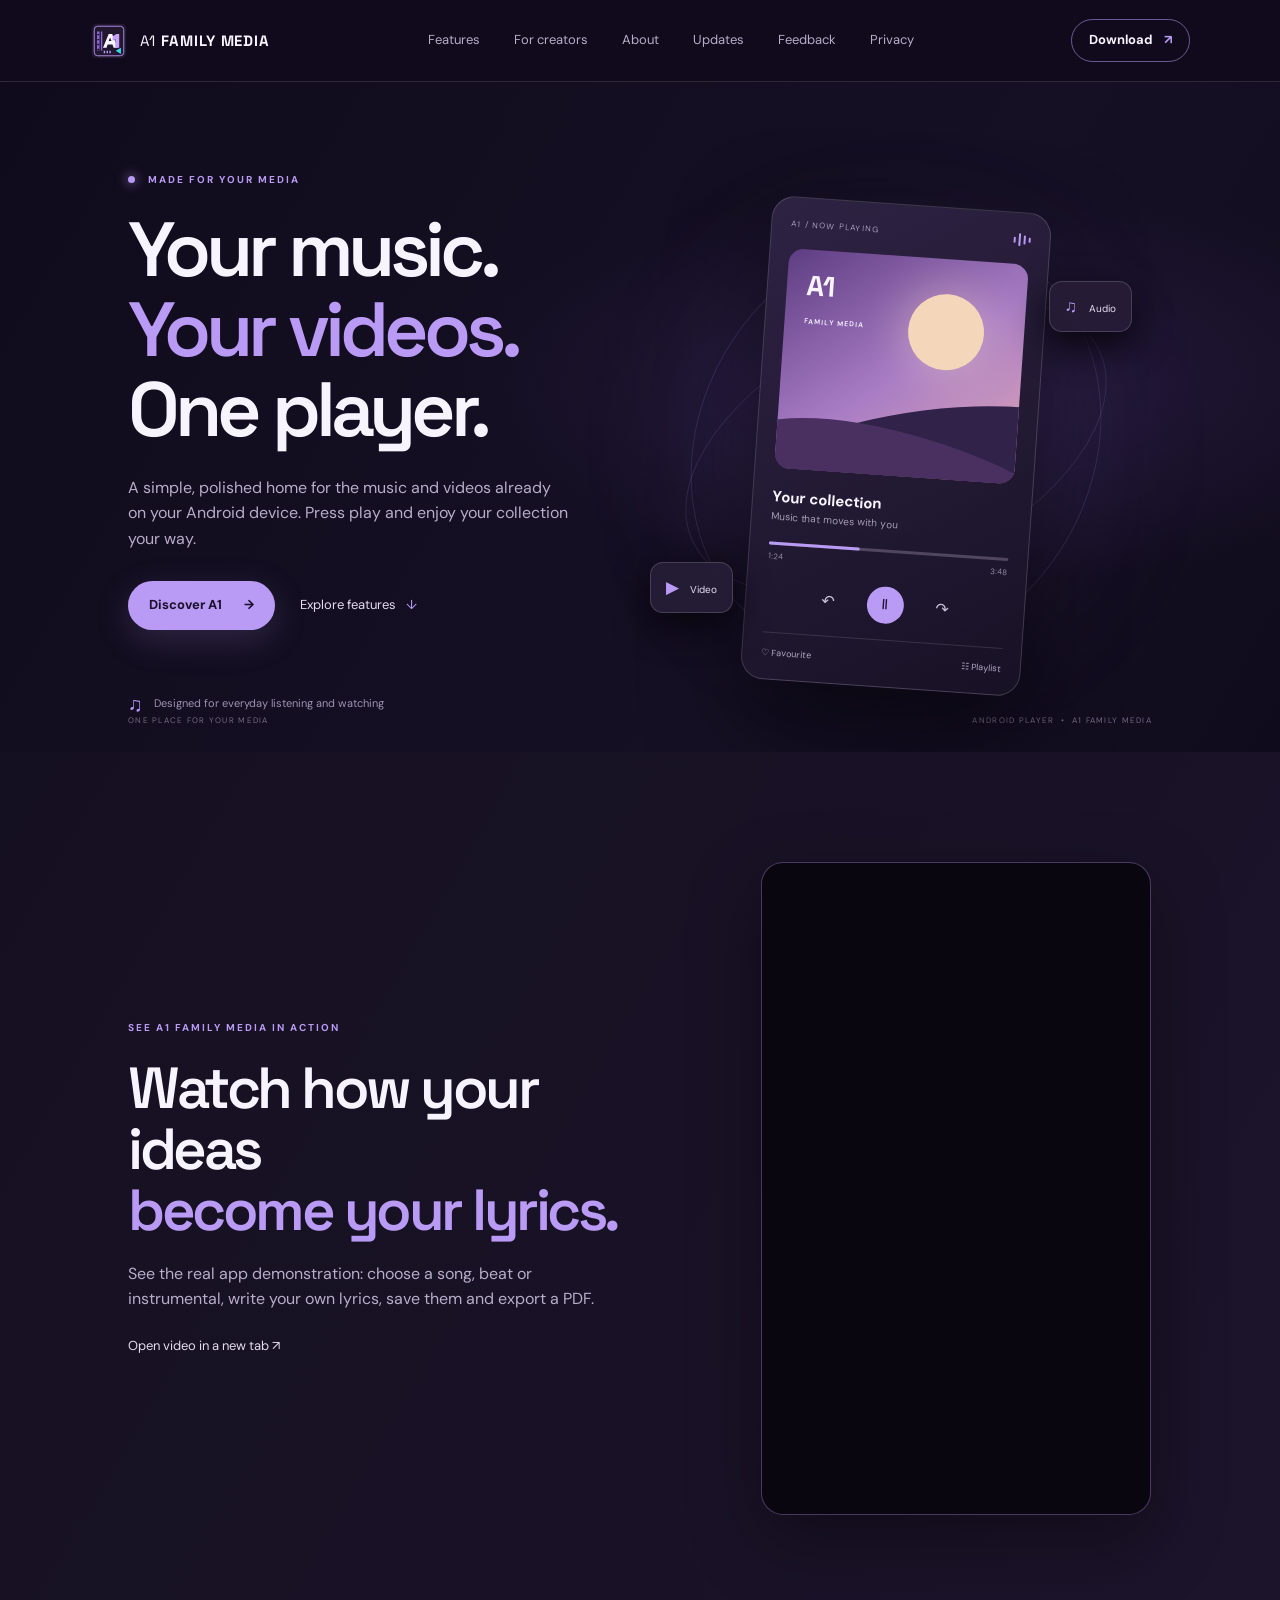
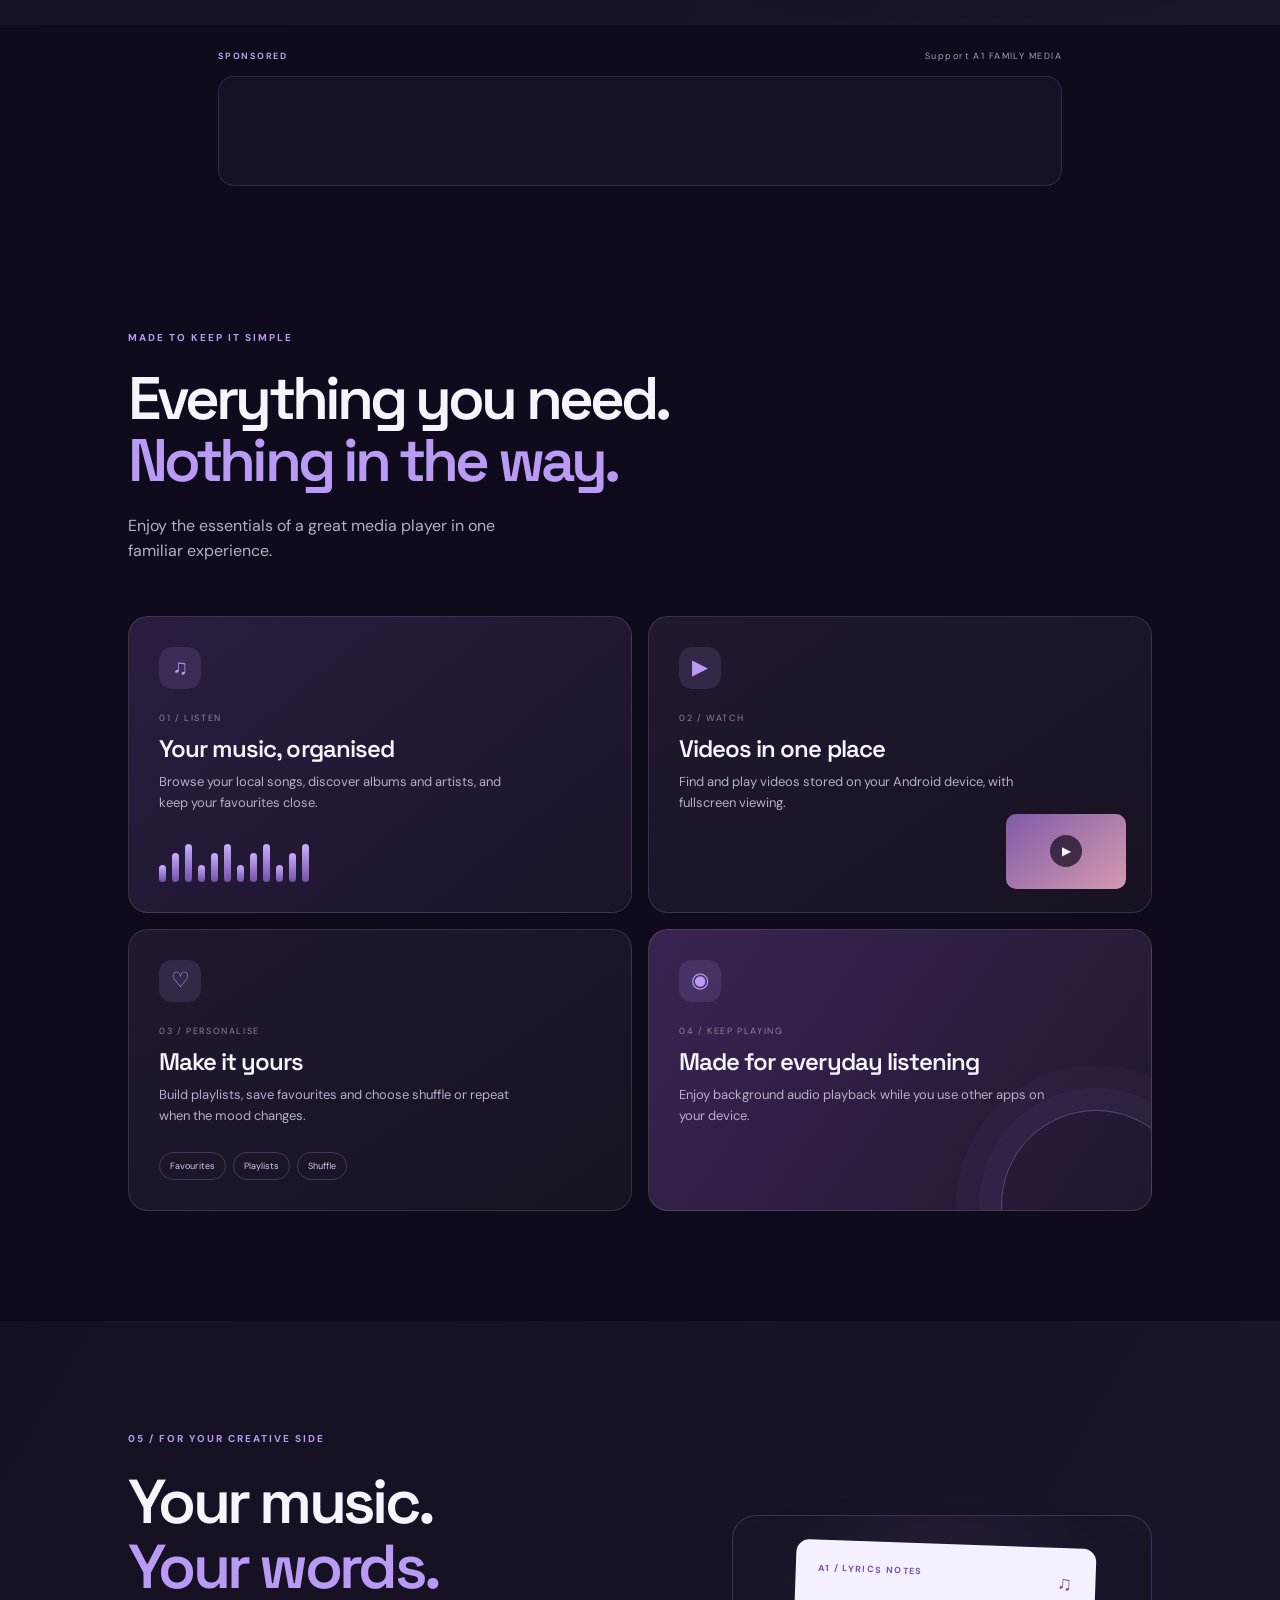
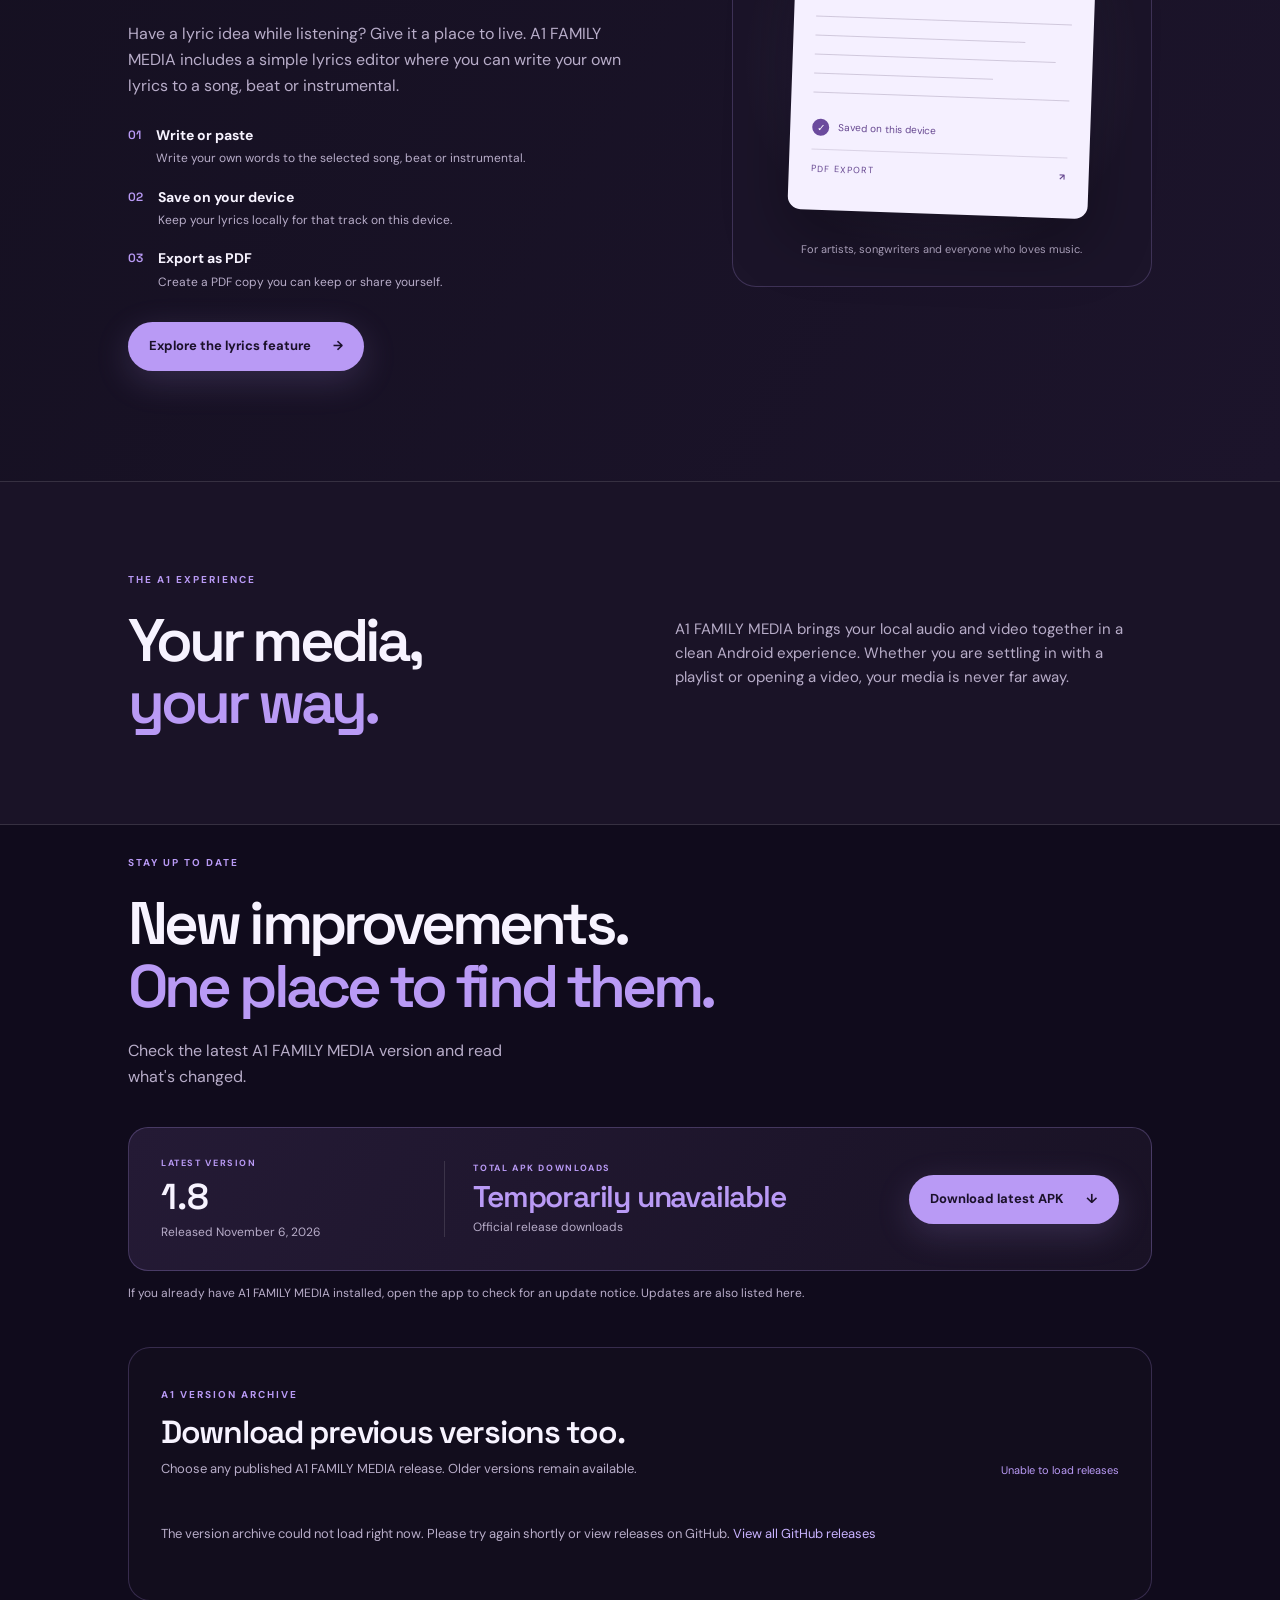
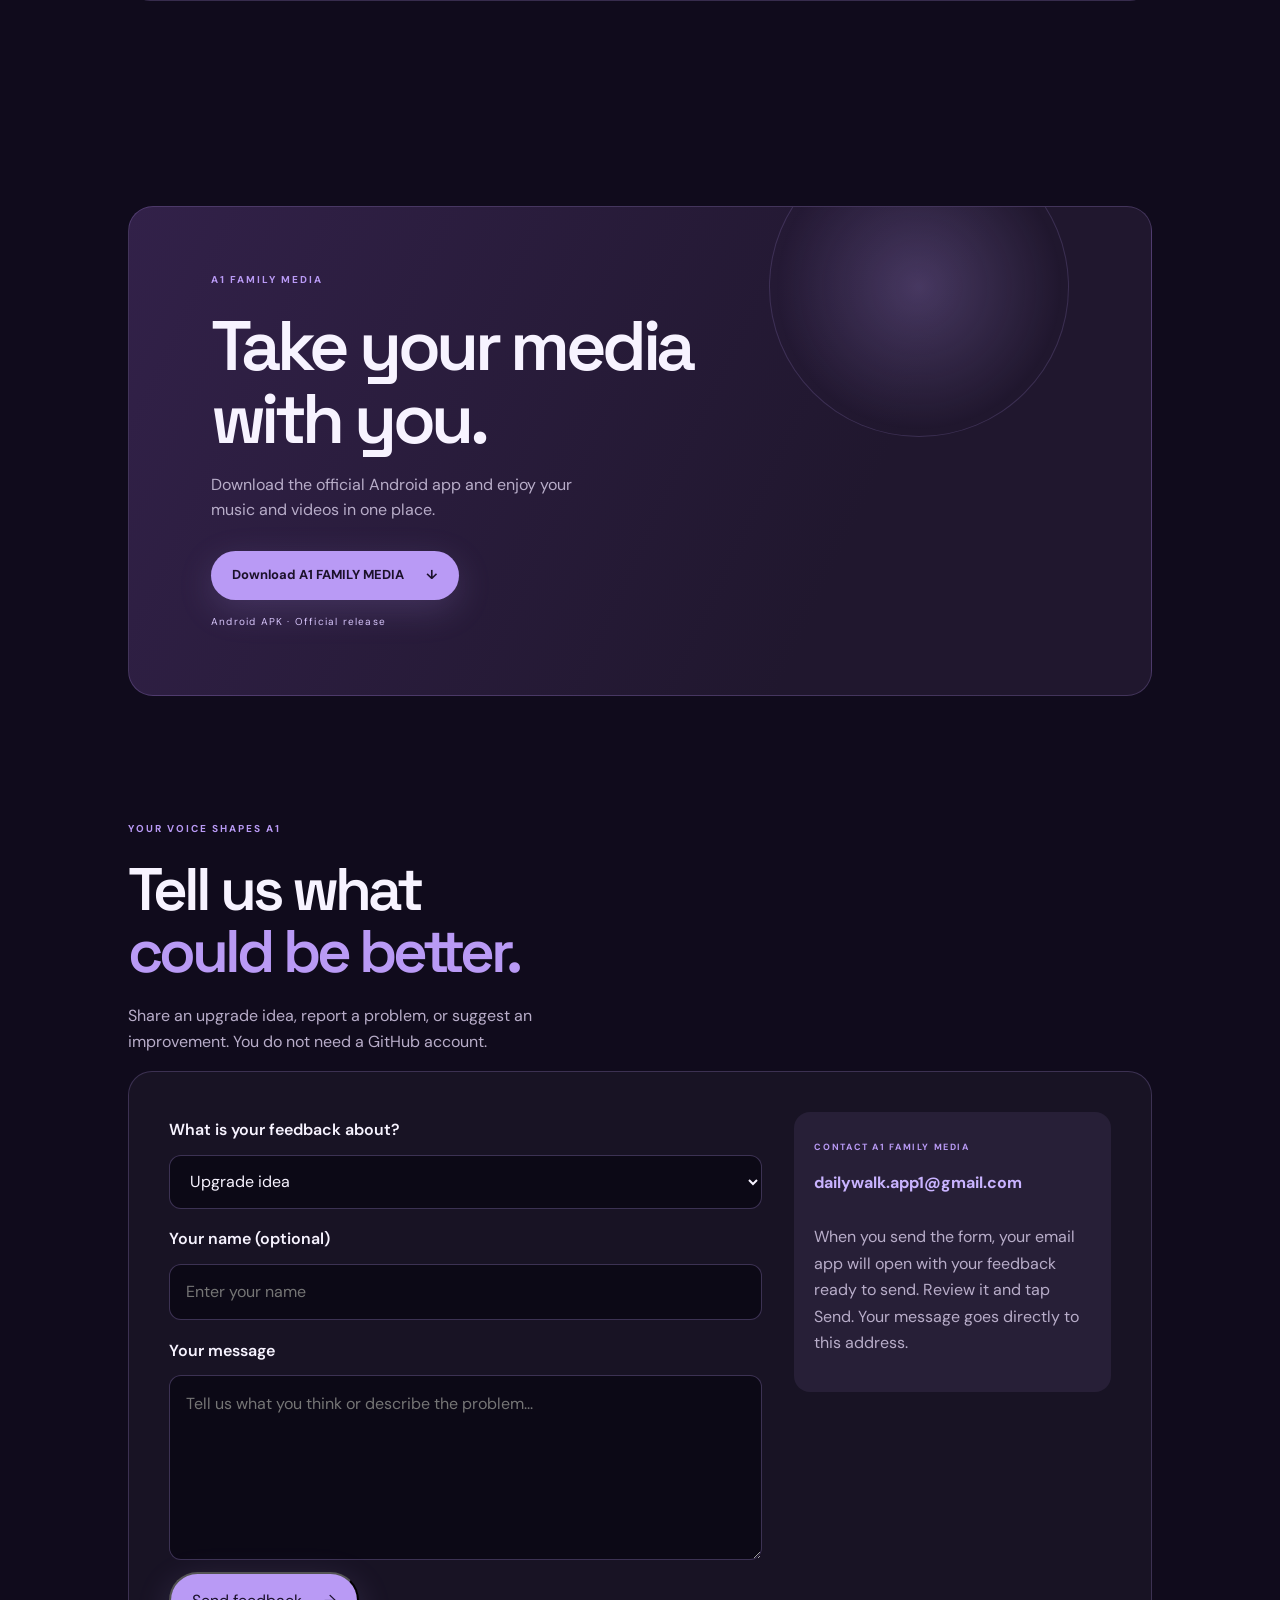
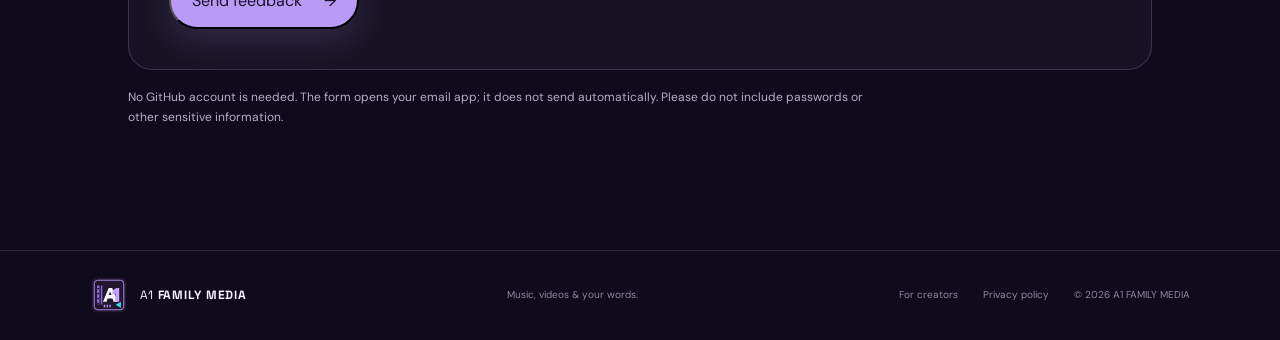
<file: index.html>
<!doctype html>
<html lang="en">
<head>
  <meta charset="utf-8">
  <meta name="viewport" content="width=device-width, initial-scale=1">
  <meta name="theme-color" content="#100b1c">
  <meta name="description" content="A1 FAMILY MEDIA brings your Android music and videos together, with a built-in space to write, save and export your own song lyrics.">
  <meta property="og:type" content="website">
  <meta property="og:title" content="A1 FAMILY MEDIA | Music, videos & your lyrics">
  <meta property="og:description" content="Enjoy your music and videos. Write or paste your own lyrics to a song, beat or instrumental, save them on your device and export them as a PDF.">
  <meta property="og:url" content="https://a1-family-media-site.onrender.com/">
  <meta property="og:image" content="https://a1-family-media-site.onrender.com/a1-family-media-logo.svg">
  <meta name="twitter:card" content="summary">
  <meta name="twitter:title" content="A1 FAMILY MEDIA | Music, videos & your lyrics">
  <meta name="twitter:description" content="A simple Android media player with a place for your own song lyrics.">
  <title>A1 FAMILY MEDIA | Music & Video Player</title>
  <link rel="icon" href="favicon.svg" type="image/svg+xml">
  <link rel="preconnect" href="https://fonts.googleapis.com">
  <link rel="preconnect" href="https://fonts.gstatic.com" crossorigin>
  <link href="https://fonts.googleapis.com/css2?family=DM+Sans:wght@400;500;600;700&family=Space+Grotesk:wght@500;600;700&display=swap" rel="stylesheet">
  <link rel="stylesheet" href="styles.css">
</head>
<body>
  <header class="site-header">
    <a class="brand" href="#home" aria-label="A1 Family Media home">
      <img class="brand-logo" src="a1-family-media-logo.svg" alt="" width="38" height="38">
      <span>A1 <b>FAMILY MEDIA</b></span>
    </a>
    <nav aria-label="Main navigation">
      <a href="#features">Features</a>
      <a href="songwriters.html">For creators</a>
      <a href="#about">About</a>
      <a href="#updates">Updates</a>
      <a href="#feedback">Feedback</a>
      <a href="privacy.html">Privacy</a>
    </nav>
    <a class="header-cta" href="#download">Download <span>↗</span></a>
  </header>

  <main id="home">
    <section class="hero">
      <div class="hero-copy">
        <p class="eyebrow"><span class="live-dot"></span> MADE FOR YOUR MEDIA</p>
        <h1>Your music.<br><span>Your videos.</span><br>One player.</h1>
        <p class="hero-text">A simple, polished home for the music and videos already on your Android device. Press play and enjoy your collection your way.</p>
        <div class="hero-actions">
          <a class="button button-primary" href="#download">Discover A1 <span>→</span></a>
          <a class="text-link" href="#features">Explore features <span>↓</span></a>
        </div>
        <div class="hero-note"><span class="note-icon">♫</span><span>Designed for everyday listening and watching</span></div>
      </div>
      <div class="visual-stage" aria-label="Abstract music player artwork">
        <div class="orbit orbit-one"></div><div class="orbit orbit-two"></div>
        <div class="glow"></div>
        <div class="player-card">
          <div class="player-top"><span class="tiny-brand">A1 / NOW PLAYING</span><span class="equalizer"><i></i><i></i><i></i><i></i></span></div>
          <div class="album-art"><div class="art-sun"></div><div class="art-hill hill-one"></div><div class="art-hill hill-two"></div><div class="art-label">A1<br><small>FAMILY MEDIA</small></div></div>
          <div class="track-meta"><span class="track-title">Your collection</span><span class="track-subtitle">Music that moves with you</span></div>
          <div class="progress"><span></span></div><div class="time-row"><span>1:24</span><span>3:48</span></div>
          <div class="player-controls"><span>↶</span><span class="play-button">Ⅱ</span><span>↷</span></div>
          <div class="player-bottom"><span>♡ Favourite</span><span>☷ Playlist</span></div>
        </div>
        <div class="floating-chip chip-audio">♫ <span>Audio</span></div>
        <div class="floating-chip chip-video">▶ <span>Video</span></div>
      </div>
      <div class="hero-bottom"><span>ONE PLACE FOR YOUR MEDIA</span><span>ANDROID PLAYER&nbsp; • &nbsp;A1 FAMILY MEDIA</span></div>
    </section>


    <section class="video-showcase section-wrap" id="watch-demo">
      <div class="video-showcase-copy"><p class="eyebrow">SEE A1 FAMILY MEDIA IN ACTION</p><h2>Watch how your ideas<br><span>become your lyrics.</span></h2><p>See the real app demonstration: choose a song, beat or instrumental, write your own lyrics, save them and export a PDF.</p><a class="text-link" href="https://share.descript.com/view/rXARFZnPzl4" target="_blank" rel="noopener">Open video in a new tab ↗</a></div>
      <div class="video-frame"><iframe src="https://share.descript.com/embed/rXARFZnPzl4" title="A1 FAMILY MEDIA app demonstration — writing and exporting your own lyrics" loading="lazy" allow="encrypted-media *; fullscreen *" allowfullscreen></iframe></div>
    </section>
    <section class="ad-section section-wrap" aria-label="Sponsored content"><div class="ad-heading"><span>SPONSORED</span><span>Support A1 FAMILY MEDIA</span></div><div class="adsterra-native-slot"><script async="async" data-cfasync="false" src="https://bancadeltempoidea.org/21/0304c09311629f5e78df4f92df9e242b"></script><div id="container-0304c09311629f5e78df4f92df9e242b"></div></div></section>
    <section class="feature-section section-wrap" id="features">
      <div class="section-heading"><p class="eyebrow">MADE TO KEEP IT SIMPLE</p><h2>Everything you need.<br><span>Nothing in the way.</span></h2><p>Enjoy the essentials of a great media player in one familiar experience.</p></div>
      <div class="feature-grid">
        <article class="feature-card feature-large"><div class="feature-icon">♫</div><p class="card-kicker">01 / LISTEN</p><h3>Your music, organised</h3><p>Browse your local songs, discover albums and artists, and keep your favourites close.</p><div class="sound-bars"><i></i><i></i><i></i><i></i><i></i><i></i><i></i><i></i><i></i><i></i><i></i><i></i></div></article>
        <article class="feature-card"><div class="feature-icon">▶</div><p class="card-kicker">02 / WATCH</p><h3>Videos in one place</h3><p>Find and play videos stored on your Android device, with fullscreen viewing.</p><div class="video-art"><span>▶</span></div></article>
        <article class="feature-card"><div class="feature-icon">♡</div><p class="card-kicker">03 / PERSONALISE</p><h3>Make it yours</h3><p>Build playlists, save favourites and choose shuffle or repeat when the mood changes.</p><div class="mini-pills"><span>Favourites</span><span>Playlists</span><span>Shuffle</span></div></article>
        <article class="feature-card feature-accent"><div class="feature-icon">◉</div><p class="card-kicker">04 / KEEP PLAYING</p><h3>Made for everyday listening</h3><p>Enjoy background audio playback while you use other apps on your device.</p><div class="accent-ring"></div></article>
      </div>
    </section>

    <section class="lyrics-section section-wrap" id="lyrics">
      <div class="lyrics-copy">
        <p class="eyebrow">05 / FOR YOUR CREATIVE SIDE</p>
        <h2>Your music.<br><span>Your words.</span></h2>
        <p>Have a lyric idea while listening? Give it a place to live. A1 FAMILY MEDIA includes a simple lyrics editor where you can write your own lyrics to a song, beat or instrumental.</p>
        <ul class="lyrics-steps">
          <li><span>01</span><div><strong>Write or paste</strong><small>Write your own words to the selected song, beat or instrumental.</small></div></li>
          <li><span>02</span><div><strong>Save on your device</strong><small>Keep your lyrics locally for that track on this device.</small></div></li>
          <li><span>03</span><div><strong>Export as PDF</strong><small>Create a PDF copy you can keep or share yourself.</small></div></li>
        </ul>
        <a class="button button-primary" href="songwriters.html">Explore the lyrics feature <span>→</span></a>
      </div>
      <div class="lyrics-preview" aria-label="Illustration of a songwriter's lyric notes">
        <div class="lyrics-paper">
          <div class="lyrics-paper-top"><span>A1 / LYRICS NOTES</span><span>♫</span></div>
          <div class="lyrics-lines"><i></i><i></i><i></i><i></i><i></i></div>
          <div class="lyrics-save"><span>✓</span> Saved on this device</div>
          <div class="lyrics-export">PDF EXPORT <b>↗</b></div>
        </div>
        <p>For artists, songwriters and everyone who loves music.</p>
      </div>
    </section>

    <section class="about-section" id="about"><div class="about-inner"><div><p class="eyebrow">THE A1 EXPERIENCE</p><h2>Your media,<br><span>your way.</span></h2></div><p>A1 FAMILY MEDIA brings your local audio and video together in a clean Android experience. Whether you are settling in with a playlist or opening a video, your media is never far away.</p></div></section>

    <section class="updates-section section-wrap" id="updates"><div class="section-heading"><p class="eyebrow">STAY UP TO DATE</p><h2>New improvements.<br><span>One place to find them.</span></h2><p>Check the latest A1 FAMILY MEDIA version and read what's changed.</p></div><div class="updates-panel"><div><span class="update-label">LATEST VERSION</span><strong id="latest-version">1.6</strong><span id="release-date">Released 3 November 2026</span></div><div class="download-count" aria-live="polite"><span class="update-label">TOTAL APK DOWNLOADS</span><strong id="apk-download-count">Loading…</strong><span>Official release downloads</span></div><a class="button button-primary" href="https://github.com/tapiwanashemanyonga-gif/Media-player/releases/latest/download/app-release.apk">Download latest APK <span>↓</span></a></div><p class="update-footnote">If you already have A1 FAMILY MEDIA installed, open the app to check for an update notice. Updates are also listed here.</p>
      <div class="release-history" id="release-history">
        <div class="release-history-heading"><div><span class="eyebrow">A1 VERSION ARCHIVE</span><h3>Download previous versions too.</h3><p>Choose any published A1 FAMILY MEDIA release. Older versions remain available.</p></div><span class="release-total" id="release-total">Loading releases…</span></div>
        <div class="release-list" id="release-list" aria-live="polite"><p class="release-state">Loading all official versions…</p></div>
      </div>
    </section>
    <section class="download-section section-wrap" id="download"><div class="download-panel"><div class="download-orb"></div><p class="eyebrow">A1 FAMILY MEDIA</p><h2>Take your media<br>with you.</h2><p>Download the official Android app and enjoy your music and videos in one place.</p><a class="button button-primary" href="https://github.com/tapiwanashemanyonga-gif/Media-player/releases/latest/download/app-release.apk">Download A1 FAMILY MEDIA <span>↓</span></a><span class="download-note">Android APK · Official release</span></div></section>
    <section class="feedback-section section-wrap" id="feedback">
      <div class="section-heading"><p class="eyebrow">YOUR VOICE SHAPES A1</p><h2>Tell us what<br><span>could be better.</span></h2><p>Share an upgrade idea, report a problem, or suggest an improvement. You do not need a GitHub account.</p></div>
      <div class="feedback-panel">
        <form id="feedback-form">
          <label for="feedback-type">What is your feedback about?</label>
          <select id="feedback-type" name="type" required>
            <option value="Upgrade idea">Upgrade idea</option>
            <option value="Complaint or bug">Complaint or bug</option>
            <option value="Improvement suggestion">Improvement suggestion</option>
          </select>
          <label for="feedback-name">Your name (optional)</label>
          <input id="feedback-name" name="name" type="text" maxlength="80" placeholder="Enter your name">
          <label for="feedback-message">Your message</label>
          <textarea id="feedback-message" name="message" rows="6" maxlength="5000" required placeholder="Tell us what you think or describe the problem..."></textarea>
          <button class="button button-primary" type="submit">Send feedback <span>→</span></button>
        </form>
        <div class="feedback-contact"><span class="update-label">CONTACT A1 FAMILY MEDIA</span><a href="mailto:dailywalk.app1@gmail.com">dailywalk.app1@gmail.com</a><p>When you send the form, your email app will open with your feedback ready to send. Review it and tap Send. Your message goes directly to this address.</p></div>
      </div>
      <p class="feedback-note">No GitHub account is needed. The form opens your email app; it does not send automatically. Please do not include passwords or other sensitive information.</p>
    </section>
  </main>

  <footer class="site-footer"><a class="brand" href="#home"><img class="brand-logo" src="a1-family-media-logo.svg" alt="" width="38" height="38"><span>A1 <b>FAMILY MEDIA</b></span></a><span>Music, videos & your words.</span><div><a href="songwriters.html">For creators</a><a href="privacy.html">Privacy policy</a><span>© <span id="year">2026</span> A1 FAMILY MEDIA</span></div></footer>
  <script>
    fetch('version.json', { cache: 'no-store' }).then(response => {
      if (!response.ok) throw new Error('Version information unavailable');
      return response.json();
    }).then(release => {
      const version = document.getElementById('latest-version');
      const date = document.getElementById('release-date');
      if (version && release.versionName) version.textContent = release.versionName;
      if (date && release.releasedAt) date.textContent = 'Released ' + new Date(release.releasedAt + 'T00:00:00').toLocaleDateString(undefined, { day: 'numeric', month: 'long', year: 'numeric' });
    }).catch(() => {});

    fetch('https://api.github.com/repos/tapiwanashemanyonga-gif/Media-player/releases?per_page=100', { cache: 'no-store', headers: { 'Accept': 'application/vnd.github+json' } }).then(response => {
      if (!response.ok) throw new Error('Release archive unavailable');
      return response.json();
    }).then(releases => {
      const published = releases.filter(release => {
        if (release.draft || release.prerelease) return false;
        const match = String(release.tag_name || '').match(/^v?(\d+)\.(\d+)(?:\.(\d+))?/i);
        if (!match) return false;
        const version = [Number(match[1]), Number(match[2]), Number(match[3] || 0)];
        return version[0] > 1 || (version[0] === 1 && version[1] >= 6);
      });
      const latest = published[0];
      const counter = document.getElementById('apk-download-count');
      const latestVersion = document.getElementById('latest-version');
      const releaseDate = document.getElementById('release-date');
      const list = document.getElementById('release-list');
      const total = document.getElementById('release-total');

      if (latest) {
        const latestApk = (latest.assets || []).find(asset => asset.name === 'app-release.apk');
        const tagVersion = String(latest.tag_name || '').replace(/^v/i, '');
        if (latestVersion && tagVersion) latestVersion.textContent = tagVersion;
        if (releaseDate && latest.published_at) releaseDate.textContent = 'Released ' + new Date(latest.published_at).toLocaleDateString(undefined, { day: 'numeric', month: 'long', year: 'numeric' });
        // Count downloads across every version shown in the public archive (v1.6+).
        const totalApkDownloads = published.reduce((sum, release) => {
          const apk = (release.assets || []).find(asset => asset.name === 'app-release.apk');
          return sum + (apk ? Number(apk.download_count || 0) : 0);
        }, 0);
        if (counter) counter.textContent = totalApkDownloads.toLocaleString();
      } else if (counter) {
        counter.textContent = 'No releases yet';
      }

      if (total) total.textContent = published.length + (published.length === 1 ? ' published version' : ' published versions');
      if (!list) return;
      list.replaceChildren();
      if (!published.length) {
        const empty = document.createElement('p');
        empty.className = 'release-state';
        empty.textContent = 'No published versions are available yet.';
        list.appendChild(empty);
        return;
      }

      published.forEach(release => {
        const apk = (release.assets || []).find(asset => asset.name === 'app-release.apk');
        const article = document.createElement('article');
        article.className = 'release-card';
        const details = document.createElement('div');
        details.className = 'release-details';
        const heading = document.createElement('div');
        heading.className = 'release-title-row';
        const title = document.createElement('h4');
        title.textContent = release.name || ('A1 FAMILY MEDIA ' + String(release.tag_name || '').replace(/^v/i, ''));
        heading.appendChild(title);
        if (latest && release.id === latest.id) {
          const badge = document.createElement('span');
          badge.className = 'release-latest-badge';
          badge.textContent = 'LATEST';
          heading.appendChild(badge);
        }
        const meta = document.createElement('p');
        const date = release.published_at ? new Date(release.published_at).toLocaleDateString(undefined, { day: 'numeric', month: 'long', year: 'numeric' }) : 'Release date unavailable';
        const size = apk && apk.size ? ' · ' + (apk.size / 1048576).toFixed(1) + ' MB' : '';
        meta.textContent = String(release.tag_name || '') + ' · ' + date + size;
        const notes = document.createElement('p');
        notes.className = 'release-notes';
        notes.textContent = (release.body || 'Release notes are available on GitHub.').slice(0, 260);
        details.append(heading, meta, notes);
        article.appendChild(details);
        const actions = document.createElement('div');
        actions.className = 'release-actions';
        if (apk && /^https:\/\/github\.com\//i.test(apk.browser_download_url || '')) {
          const download = document.createElement('a');
          download.className = 'button button-primary';
          download.href = apk.browser_download_url;
          download.textContent = 'Download APK ↓';
          actions.appendChild(download);
        } else {
          const unavailable = document.createElement('span');
          unavailable.className = 'release-unavailable';
          unavailable.textContent = 'APK not available';
          actions.appendChild(unavailable);
        }
        if (/^https:\/\/github\.com\//i.test(release.html_url || '')) {
          const notesLink = document.createElement('a');
          notesLink.className = 'release-notes-link';
          notesLink.href = release.html_url;
          notesLink.target = '_blank';
          notesLink.rel = 'noopener';
          notesLink.textContent = 'Release details';
          actions.appendChild(notesLink);
        }
        article.appendChild(actions);
        list.appendChild(article);
      });
    }).catch(() => {
      const counter = document.getElementById('apk-download-count');
      const list = document.getElementById('release-list');
      const total = document.getElementById('release-total');
      if (counter) counter.textContent = 'Temporarily unavailable';
      if (total) total.textContent = 'Unable to load releases';
      if (list) {
        const error = document.createElement('p');
        error.className = 'release-state';
        error.textContent = 'The version archive could not load right now. Please try again shortly or view releases on GitHub.';
        const link = document.createElement('a');
        link.href = 'https://github.com/tapiwanashemanyonga-gif/Media-player/releases';
        link.textContent = ' View all GitHub releases';
        error.appendChild(link);
        list.replaceChildren(error);
      }
    });

    const feedbackForm = document.getElementById('feedback-form');
    if (feedbackForm) feedbackForm.addEventListener('submit', function (event) {
      event.preventDefault();
      const type = document.getElementById('feedback-type').value;
      const name = document.getElementById('feedback-name').value.trim() || 'Not provided';
      const message = document.getElementById('feedback-message').value.trim();
      if (!message) return;
      const subject = encodeURIComponent('A1 FAMILY MEDIA - ' + type);
      const body = encodeURIComponent('Feedback type: ' + type + '\\nName: ' + name + '\\n\\nMessage:\\n' + message);
      window.location.href = 'mailto:dailywalk.app1@gmail.com?subject=' + subject + '&body=' + body;
    });
  </script>
</body>
</html>
</file>
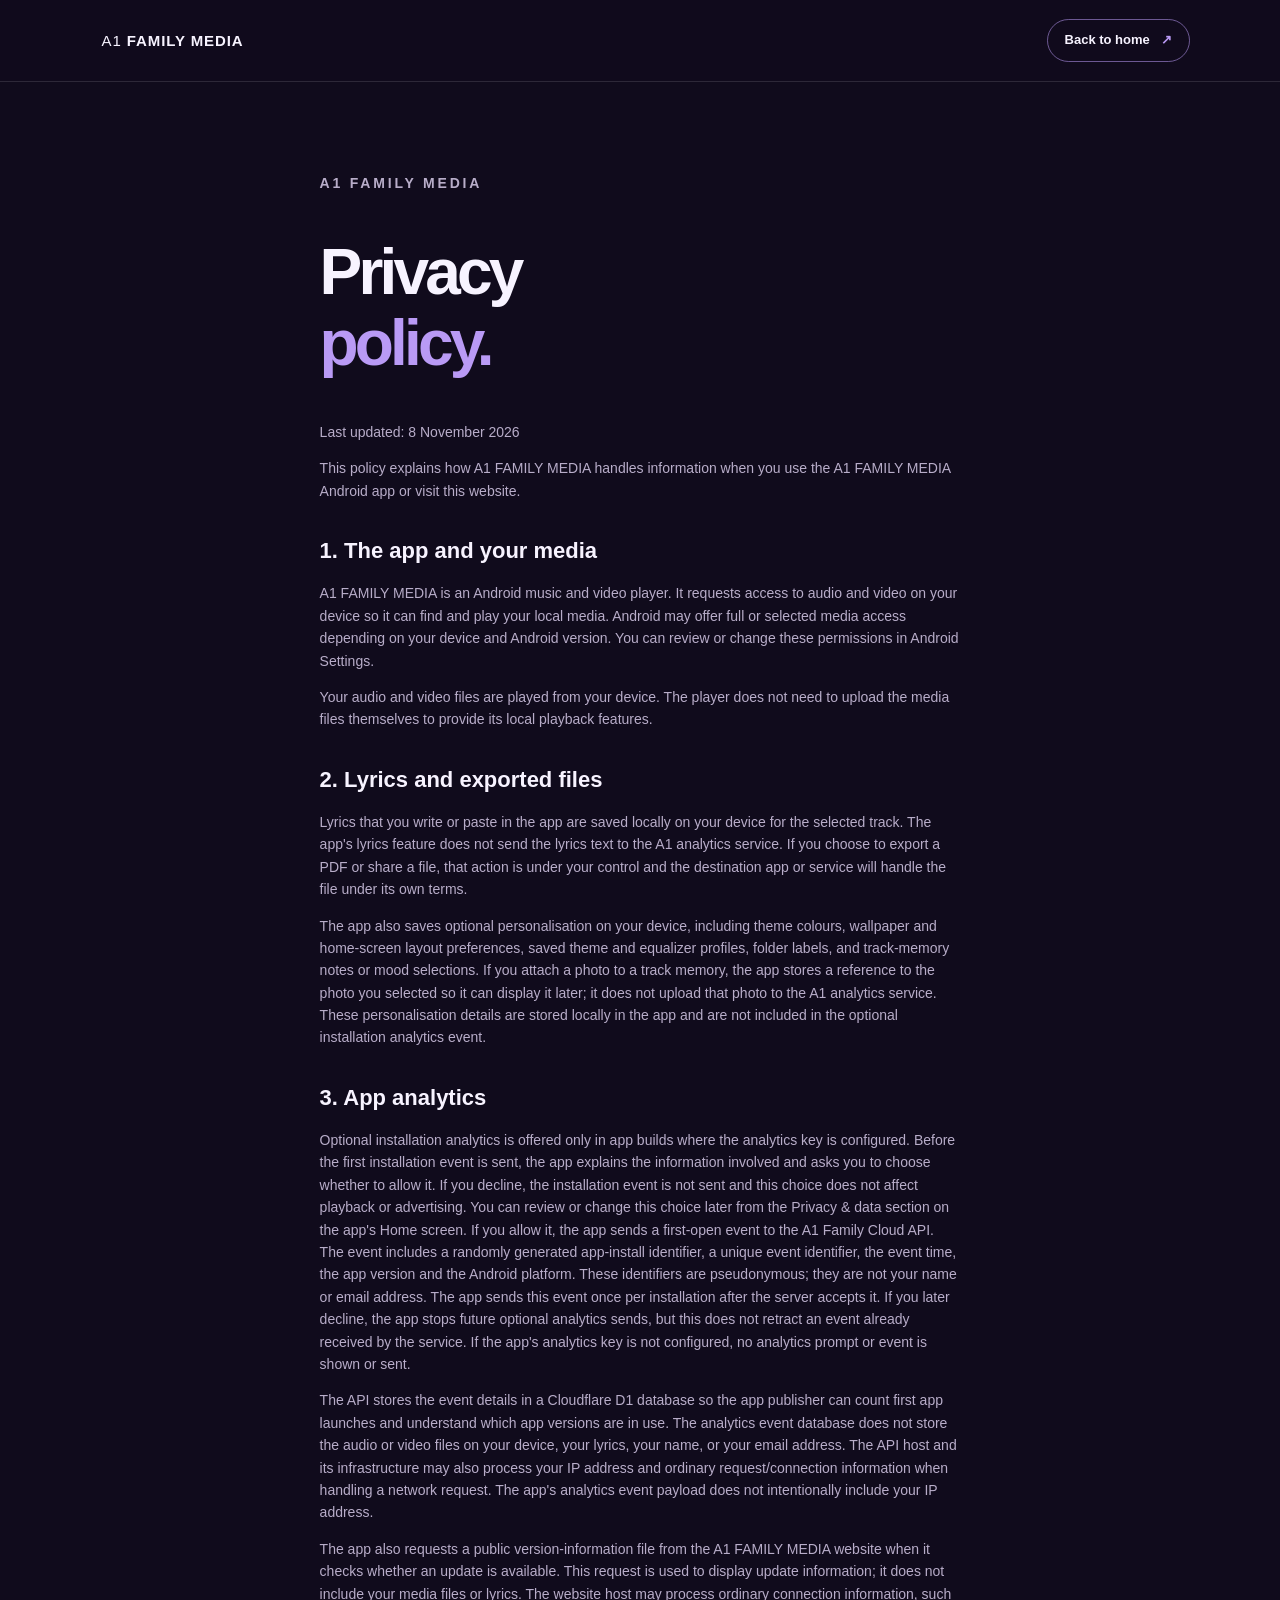
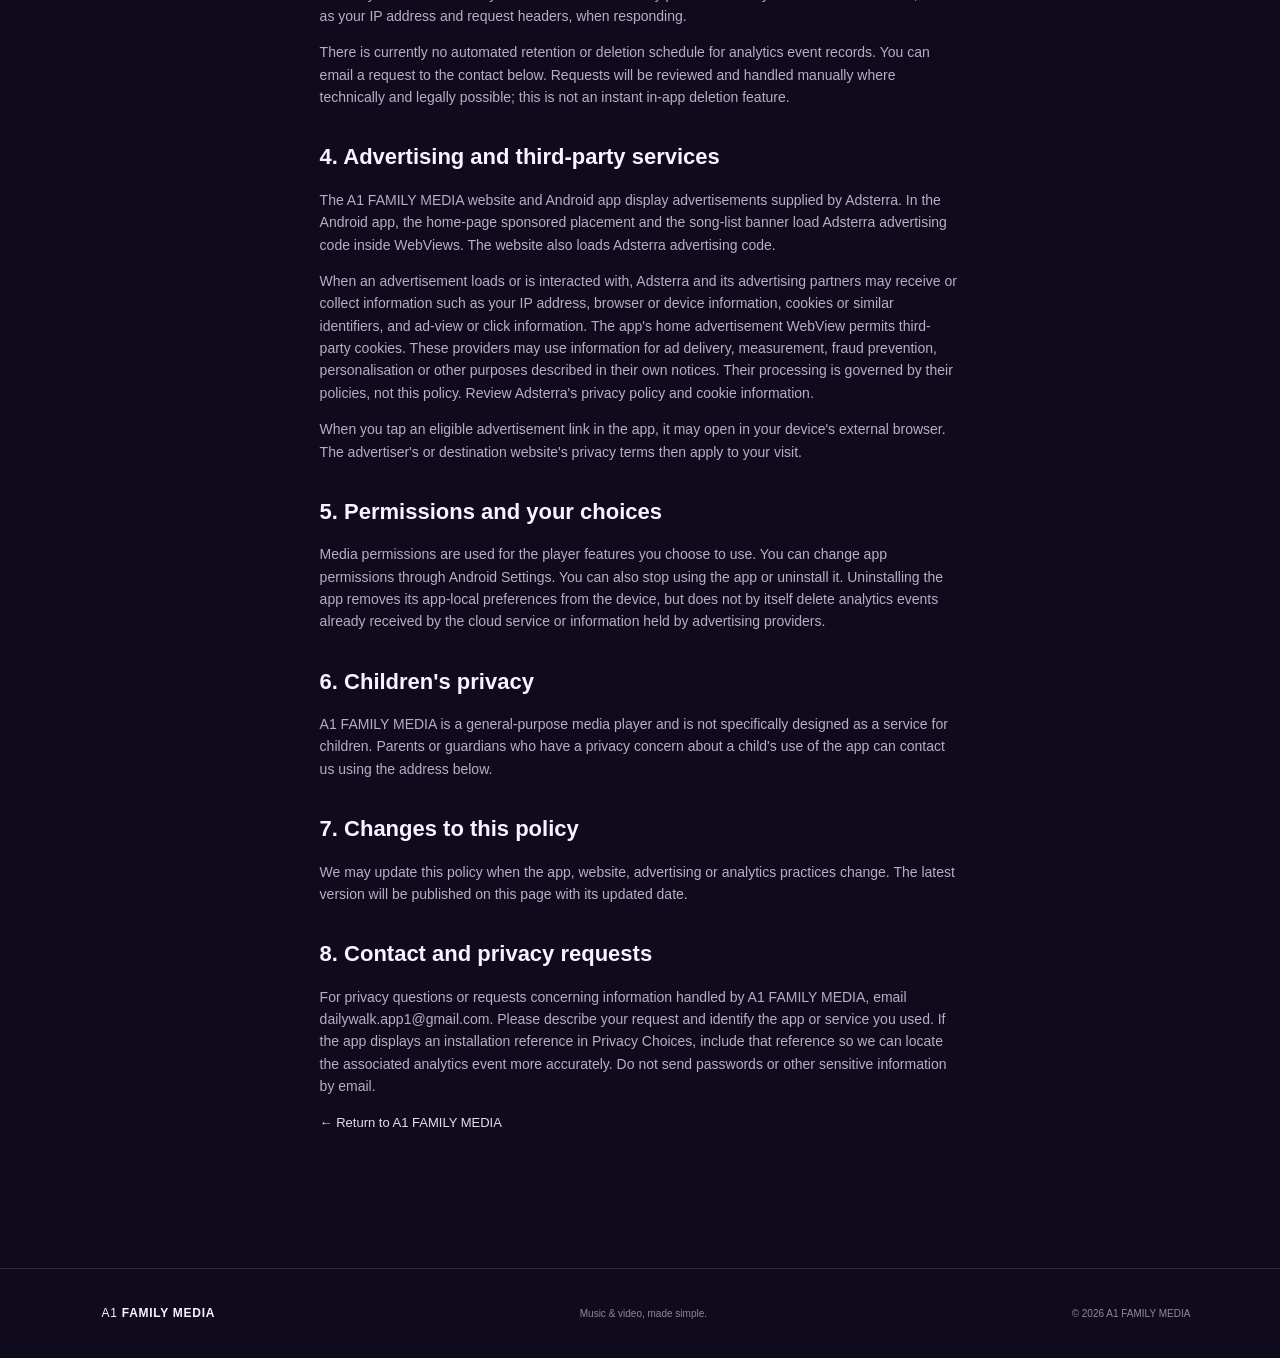
<file: privacy.html>
<!doctype html>
<html lang="en">
<head>
  <meta charset="utf-8">
  <meta name="viewport" content="width=device-width, initial-scale=1">
  <meta name="theme-color" content="#100b1c">
  <meta name="description" content="Privacy policy for the A1 FAMILY MEDIA Android app and website.">
  <title>Privacy Policy | A1 FAMILY MEDIA</title>
  <link rel="icon" href="favicon.svg" type="image/svg+xml">
  <link rel="stylesheet" href="styles.css">
</head>
<body>
  <header class="site-header">
    <a class="brand" href="index.html"><span class="brand-mark"><span></span><span></span><span></span></span><span>A1 <b>FAMILY MEDIA</b></span></a>
    <a class="header-cta" href="index.html">Back to home <span>↗</span></a>
  </header>

  <main class="policy-main">
    <p class="eyebrow">A1 FAMILY MEDIA</p>
    <h1>Privacy<br><span style="color:var(--purple)">policy.</span></h1>
    <p>Last updated: 8 November 2026</p>

    <p>This policy explains how A1 FAMILY MEDIA handles information when you use the A1 FAMILY MEDIA Android app or visit this website.</p>

    <h2>1. The app and your media</h2>
    <p>A1 FAMILY MEDIA is an Android music and video player. It requests access to audio and video on your device so it can find and play your local media. Android may offer full or selected media access depending on your device and Android version. You can review or change these permissions in Android Settings.</p>
    <p>Your audio and video files are played from your device. The player does not need to upload the media files themselves to provide its local playback features.</p>

    <h2>2. Lyrics and exported files</h2>
    <p>Lyrics that you write or paste in the app are saved locally on your device for the selected track. The app's lyrics feature does not send the lyrics text to the A1 analytics service. If you choose to export a PDF or share a file, that action is under your control and the destination app or service will handle the file under its own terms.</p>
    <p>The app also saves optional personalisation on your device, including theme colours, wallpaper and home-screen layout preferences, saved theme and equalizer profiles, folder labels, and track-memory notes or mood selections. If you attach a photo to a track memory, the app stores a reference to the photo you selected so it can display it later; it does not upload that photo to the A1 analytics service. These personalisation details are stored locally in the app and are not included in the optional installation analytics event.</p>

    <h2>3. App analytics</h2>
    <p>Optional installation analytics is offered only in app builds where the analytics key is configured. Before the first installation event is sent, the app explains the information involved and asks you to choose whether to allow it. If you decline, the installation event is not sent and this choice does not affect playback or advertising. You can review or change this choice later from the Privacy &amp; data section on the app's Home screen. If you allow it, the app sends a first-open event to the A1 Family Cloud API. The event includes a randomly generated app-install identifier, a unique event identifier, the event time, the app version and the Android platform. These identifiers are pseudonymous; they are not your name or email address. The app sends this event once per installation after the server accepts it. If you later decline, the app stops future optional analytics sends, but this does not retract an event already received by the service. If the app's analytics key is not configured, no analytics prompt or event is shown or sent.</p>
    <p>The API stores the event details in a Cloudflare D1 database so the app publisher can count first app launches and understand which app versions are in use. The analytics event database does not store the audio or video files on your device, your lyrics, your name, or your email address. The API host and its infrastructure may also process your IP address and ordinary request/connection information when handling a network request. The app's analytics event payload does not intentionally include your IP address.</p>
    <p>The app also requests a public version-information file from the A1 FAMILY MEDIA website when it checks whether an update is available. This request is used to display update information; it does not include your media files or lyrics. The website host may process ordinary connection information, such as your IP address and request headers, when responding.</p>
    <p>There is currently no automated retention or deletion schedule for analytics event records. You can email a request to the contact below. Requests will be reviewed and handled manually where technically and legally possible; this is not an instant in-app deletion feature.</p>

    <h2>4. Advertising and third-party services</h2>
    <p>The A1 FAMILY MEDIA website and Android app display advertisements supplied by Adsterra. In the Android app, the home-page sponsored placement and the song-list banner load Adsterra advertising code inside WebViews. The website also loads Adsterra advertising code.</p>
    <p>When an advertisement loads or is interacted with, Adsterra and its advertising partners may receive or collect information such as your IP address, browser or device information, cookies or similar identifiers, and ad-view or click information. The app's home advertisement WebView permits third-party cookies. These providers may use information for ad delivery, measurement, fraud prevention, personalisation or other purposes described in their own notices. Their processing is governed by their policies, not this policy. Review <a href="https://adsterra.com/privacy-policy/" target="_blank" rel="noopener">Adsterra's privacy policy</a> and <a href="https://adsterra.com/cookies/" target="_blank" rel="noopener">cookie information</a>.</p>
    <p>When you tap an eligible advertisement link in the app, it may open in your device's external browser. The advertiser's or destination website's privacy terms then apply to your visit.</p>

    <h2>5. Permissions and your choices</h2>
    <p>Media permissions are used for the player features you choose to use. You can change app permissions through Android Settings. You can also stop using the app or uninstall it. Uninstalling the app removes its app-local preferences from the device, but does not by itself delete analytics events already received by the cloud service or information held by advertising providers.</p>

    <h2>6. Children's privacy</h2>
    <p>A1 FAMILY MEDIA is a general-purpose media player and is not specifically designed as a service for children. Parents or guardians who have a privacy concern about a child's use of the app can contact us using the address below.</p>

    <h2>7. Changes to this policy</h2>
    <p>We may update this policy when the app, website, advertising or analytics practices change. The latest version will be published on this page with its updated date.</p>

    <h2>8. Contact and privacy requests</h2>
    <p>For privacy questions or requests concerning information handled by A1 FAMILY MEDIA, email <a href="mailto:dailywalk.app1@gmail.com">dailywalk.app1@gmail.com</a>. Please describe your request and identify the app or service you used. If the app displays an installation reference in Privacy Choices, include that reference so we can locate the associated analytics event more accurately. Do not send passwords or other sensitive information by email.</p>

    <p><a class="text-link" href="index.html">← Return to A1 FAMILY MEDIA</a></p>
  </main>

  <footer class="site-footer">
    <a class="brand" href="index.html"><span class="brand-mark"><span></span><span></span><span></span></span><span>A1 <b>FAMILY MEDIA</b></span></a>
    <span>Music & video, made simple.</span>
    <div><span>© 2026 A1 FAMILY MEDIA</span></div>
  </footer>
</body>
</html>
</file>
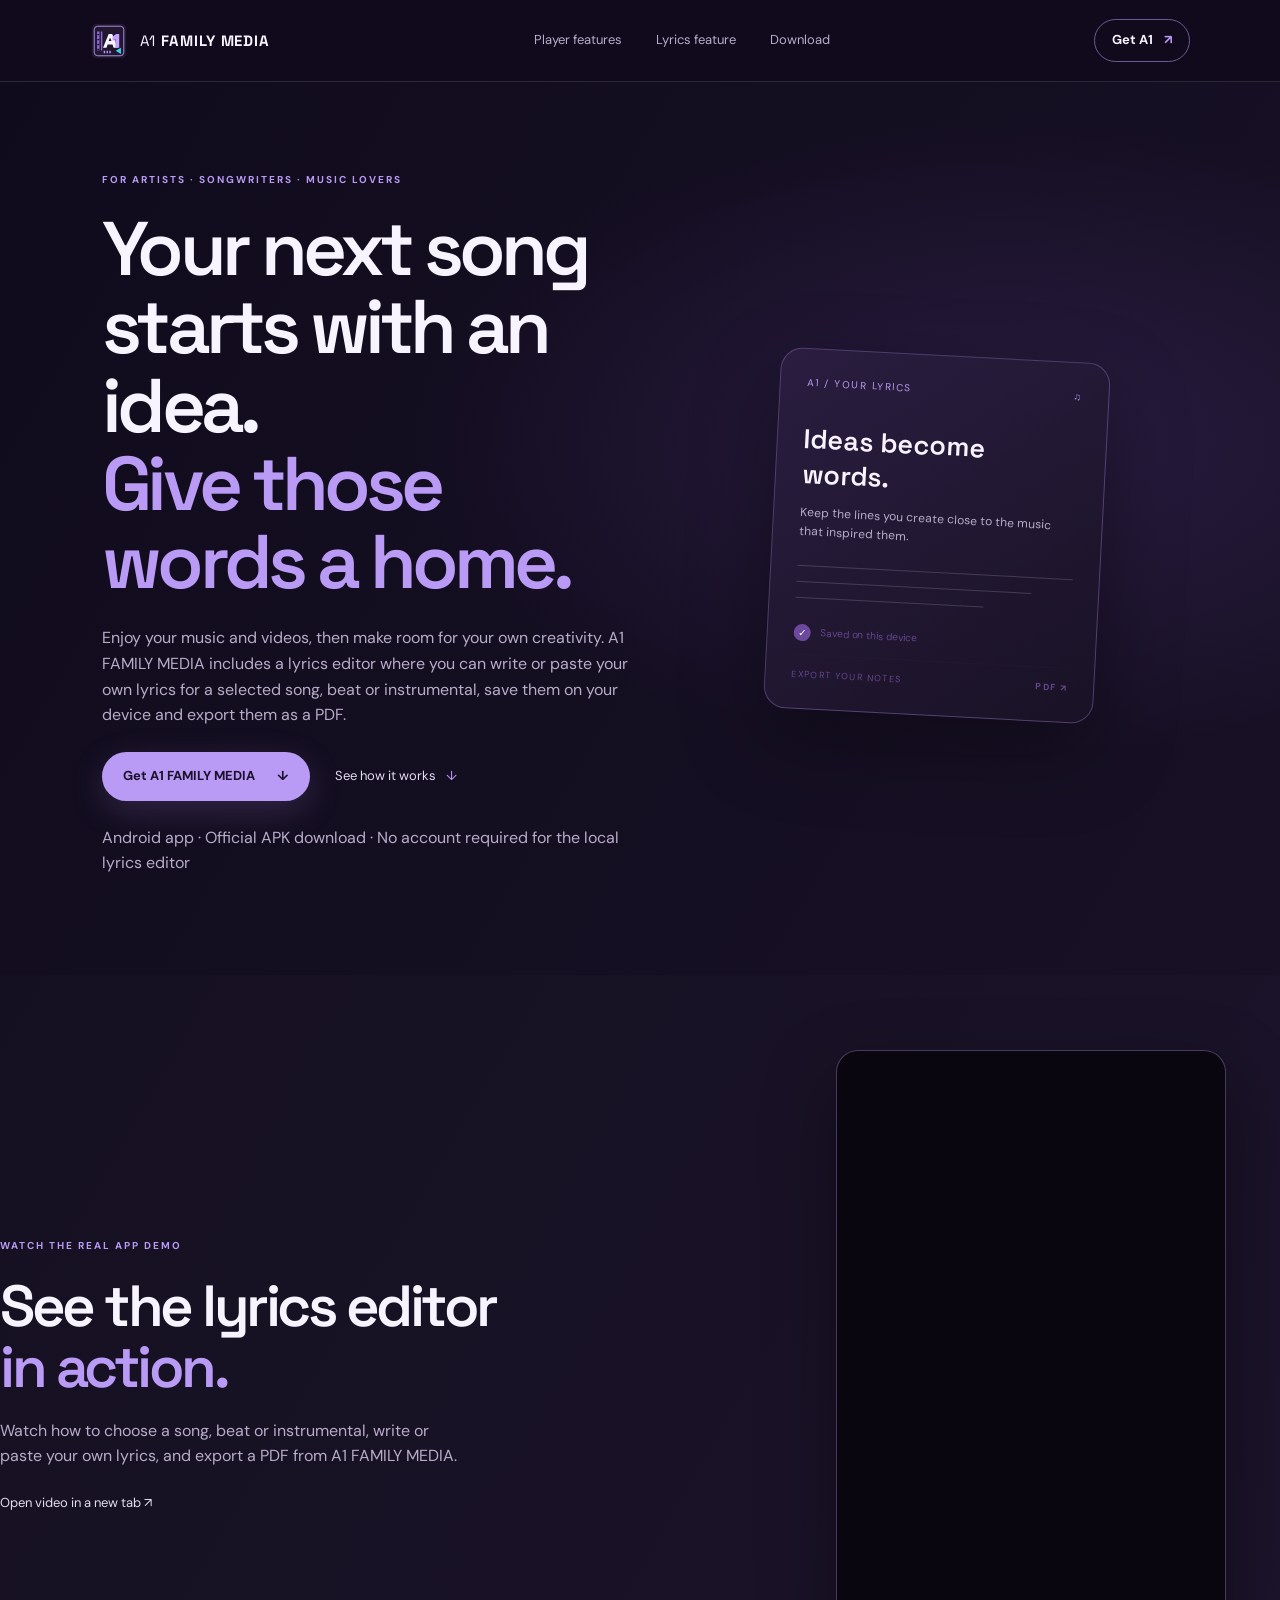
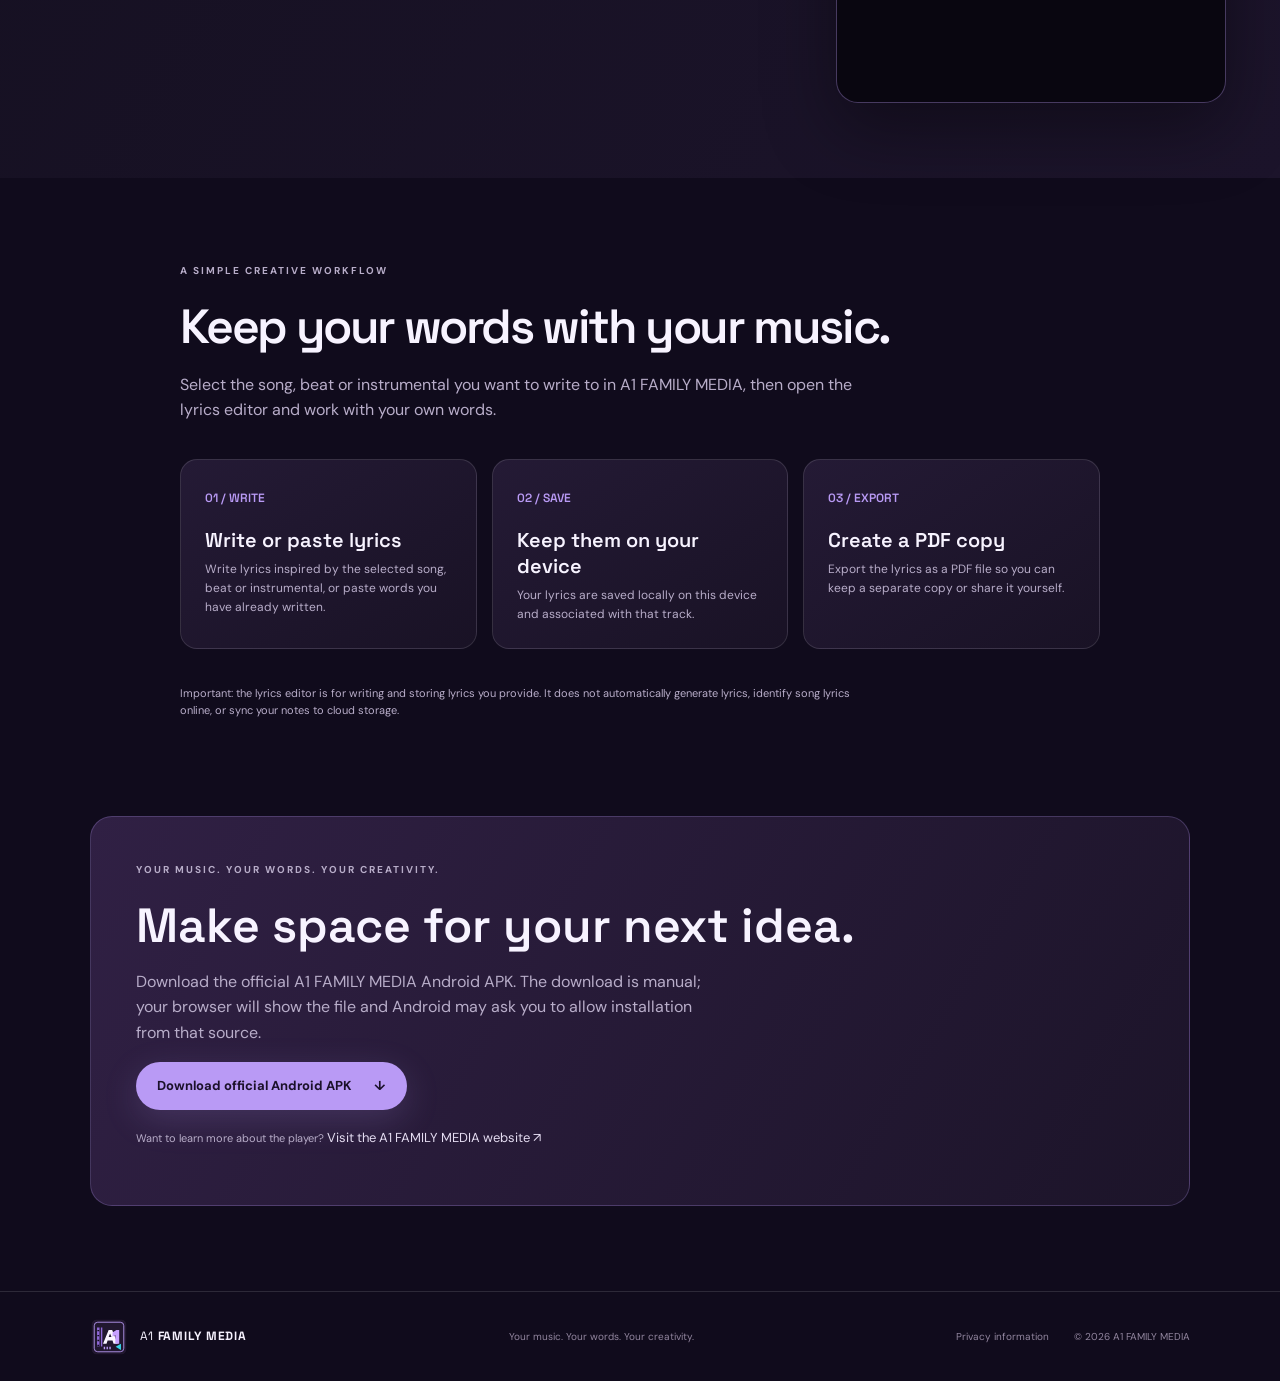
<file: songwriters.html>
<!doctype html>
<html lang="en"><head>
<meta charset="utf-8"><meta name="viewport" content="width=device-width, initial-scale=1"><meta name="theme-color" content="#100b1c">
<meta name="description" content="A1 FAMILY MEDIA gives artists, songwriters and music lovers a simple place to write, save and export their own song lyrics while enjoying music and videos.">
<meta property="og:type" content="website"><meta property="og:title" content="A1 FAMILY MEDIA | Give your lyrics a home"><meta property="og:description" content="Write or paste your own lyrics, save them on your Android device for the selected track, and export a PDF."><meta property="og:url" content="https://a1-family-media-site.onrender.com/songwriters.html"><meta property="og:image" content="https://a1-family-media-site.onrender.com/a1-family-media-logo.svg"><meta name="twitter:card" content="summary">
<title>For Artists & Songwriters | A1 FAMILY MEDIA</title><link rel="icon" href="a1-family-media-logo.svg" type="image/svg+xml"><link rel="preconnect" href="https://fonts.googleapis.com"><link rel="preconnect" href="https://fonts.gstatic.com" crossorigin><link href="https://fonts.googleapis.com/css2?family=DM+Sans:wght@400;500;600;700&family=Space+Grotesk:wght@500;600;700&display=swap" rel="stylesheet"><link rel="stylesheet" href="styles.css">
</head><body class="creator-page">
<header class="site-header"><a class="brand" href="index.html"><img class="brand-logo" src="a1-family-media-logo.svg" alt="" width="38" height="38"><span>A1 <b>FAMILY MEDIA</b></span></a><nav aria-label="Main navigation"><a href="index.html#features">Player features</a><a href="#how-it-works">Lyrics feature</a><a href="#download">Download</a></nav><a class="header-cta" href="#download">Get A1 <span>↗</span></a></header>
<main>
<section class="creator-hero"><div class="creator-hero-copy"><p class="eyebrow">FOR ARTISTS · SONGWRITERS · MUSIC LOVERS</p><h1>Your next song starts with an idea.<br><span>Give those words a home.</span></h1><p>Enjoy your music and videos, then make room for your own creativity. A1 FAMILY MEDIA includes a lyrics editor where you can write or paste your own lyrics for a selected song, beat or instrumental, save them on your device and export them as a PDF.</p><div class="hero-actions"><a class="button button-primary" href="#download">Get A1 FAMILY MEDIA <span>↓</span></a><a class="text-link" href="#how-it-works">See how it works <span>↓</span></a></div><p class="creator-disclosure">Android app · Official APK download · No account required for the local lyrics editor</p></div>
<div class="creator-hero-art" aria-label="Illustration of a songwriter's notes"><div class="creator-note-card"><div class="note-heading"><span>A1 / YOUR LYRICS</span><span>♫</span></div><h2>Ideas become words.</h2><p>Keep the lines you create close to the music that inspired them.</p><div class="note-lines"><i></i><i></i><i></i></div><div class="lyrics-save"><span>✓</span> Saved on this device</div><div class="lyrics-export">EXPORT YOUR NOTES <b>PDF ↗</b></div></div></div></section>

<section class="video-showcase creator-video-showcase" id="watch-demo"><div class="video-showcase-copy"><p class="eyebrow">WATCH THE REAL APP DEMO</p><h2>See the lyrics editor<br><span>in action.</span></h2><p>Watch how to choose a song, beat or instrumental, write or paste your own lyrics, and export a PDF from A1 FAMILY MEDIA.</p><a class="text-link" href="https://share.descript.com/view/rXARFZnPzl4" target="_blank" rel="noopener">Open video in a new tab ↗</a></div><div class="video-frame"><iframe src="https://share.descript.com/embed/rXARFZnPzl4" title="A1 FAMILY MEDIA lyrics editor demonstration" loading="lazy" allow="encrypted-media *; fullscreen *" allowfullscreen></iframe></div></section>
<section class="creator-content" id="how-it-works"><p class="eyebrow">A SIMPLE CREATIVE WORKFLOW</p><h2>Keep your words with your music.</h2><p>Select the song, beat or instrumental you want to write to in A1 FAMILY MEDIA, then open the lyrics editor and work with your own words.</p><div class="creator-workflow">
<article class="creator-step"><span>01 / WRITE</span><h3>Write or paste lyrics</h3><p>Write lyrics inspired by the selected song, beat or instrumental, or paste words you have already written.</p></article>
<article class="creator-step"><span>02 / SAVE</span><h3>Keep them on your device</h3><p>Your lyrics are saved locally on this device and associated with that track.</p></article>
<article class="creator-step"><span>03 / EXPORT</span><h3>Create a PDF copy</h3><p>Export the lyrics as a PDF file so you can keep a separate copy or share it yourself.</p></article>
</div><p class="creator-disclosure">Important: the lyrics editor is for writing and storing lyrics you provide. It does not automatically generate lyrics, identify song lyrics online, or sync your notes to cloud storage.</p></section>
<section class="creator-cta" id="download"><p class="eyebrow">YOUR MUSIC. YOUR WORDS. YOUR CREATIVITY.</p><h2>Make space for your next idea.</h2><p>Download the official A1 FAMILY MEDIA Android APK. The download is manual; your browser will show the file and Android may ask you to allow installation from that source.</p><a class="button button-primary" href="https://github.com/tapiwanashemanyonga-gif/Media-player/releases/latest/download/app-release.apk">Download official Android APK <span>↓</span></a><p class="creator-disclosure">Want to learn more about the player? <a class="text-link" href="index.html">Visit the A1 FAMILY MEDIA website ↗</a></p></section>
</main><footer class="site-footer"><a class="brand" href="index.html"><img class="brand-logo" src="a1-family-media-logo.svg" alt="" width="38" height="38"><span>A1 <b>FAMILY MEDIA</b></span></a><span>Your music. Your words. Your creativity.</span><div><a href="privacy.html">Privacy information</a><span>© 2026 A1 FAMILY MEDIA</span></div></footer>
</body></html>
</file>
<file: styles.css>
:root{--bg:#100b1c;--panel:#1b1429;--panel2:#241b35;--purple:#b99af5;--purple2:#8e67d7;--text:#f7f3ff;--muted:#b8adc9;--line:rgba(255,255,255,.12);--font:'DM Sans',sans-serif;--display:'Space Grotesk',sans-serif}*{box-sizing:border-box}html{scroll-behavior:smooth}body{margin:0;background:var(--bg);color:var(--text);font-family:var(--font);line-height:1.6}a{color:inherit;text-decoration:none}.site-header{height:82px;padding:0 7vw;display:flex;align-items:center;justify-content:space-between;border-bottom:1px solid var(--line);position:relative;z-index:5;background:rgba(16,11,28,.9)}.brand{display:inline-flex;align-items:center;gap:12px;font-family:var(--display);font-size:15px;letter-spacing:.06em}.brand b{font-weight:700}.brand-logo{width:38px;height:38px;display:block;flex:0 0 auto;border-radius:10px;object-fit:contain}nav{display:flex;gap:34px;color:var(--muted);font-size:13px}nav a:hover,.text-link:hover,.site-footer a:hover{color:var(--purple)}.header-cta{font-size:13px;font-weight:700;border:1px solid rgba(185,154,245,.55);padding:10px 17px;border-radius:30px}.header-cta span{color:var(--purple);padding-left:8px}.hero{min-height:660px;padding:90px 10vw 32px;position:relative;display:grid;grid-template-columns:1fr 1fr;align-items:center;overflow:hidden;background:radial-gradient(ellipse at 76% 45%,rgba(111,70,168,.2),transparent 38%),linear-gradient(120deg,#100b1c,#151024 65%,#100b1c)}.hero-copy{max-width:550px;position:relative;z-index:2}.eyebrow{font-size:10px;font-weight:700;letter-spacing:.2em;color:var(--purple);margin:0 0 22px}.live-dot{display:inline-block;width:7px;height:7px;background:#b99af5;border-radius:50%;margin-right:9px;box-shadow:0 0 12px #b99af5}.hero h1,.section-heading h2,.about-inner h2,.download-panel h2{font:600 clamp(48px,6vw,78px)/1.04 var(--display);letter-spacing:-.065em;margin:0}.hero h1 span,.section-heading h2 span,.about-inner h2 span{color:var(--purple)}.hero-text{color:var(--muted);font-size:16px;max-width:440px;margin:25px 0 30px}.hero-actions{display:flex;align-items:center;gap:25px}.button{display:inline-flex;gap:22px;align-items:center;padding:14px 21px;border-radius:30px;font-size:13px;font-weight:700}.button-primary{background:var(--purple);color:#1b112a;box-shadow:0 10px 35px rgba(185,154,245,.18)}.button-primary:hover{background:#d0bbff}.text-link{font-size:13px;color:#e4dcf1}.text-link span{color:var(--purple);padding-left:7px}.hero-note{display:flex;gap:11px;align-items:center;color:#9e92b0;font-size:11px;margin-top:58px}.note-icon{font-size:20px;color:var(--purple)}.visual-stage{height:490px;display:flex;justify-content:center;align-items:center;position:relative}.glow{position:absolute;width:340px;height:340px;border-radius:50%;background:rgba(145,99,214,.19);filter:blur(70px)}.orbit{position:absolute;border:1px solid rgba(185,154,245,.15);border-radius:50%;transform:rotate(-25deg)}.orbit-one{width:450px;height:250px}.orbit-two{width:390px;height:450px;transform:rotate(35deg)}.player-card{width:280px;padding:19px;background:linear-gradient(150deg,rgba(47,35,67,.98),rgba(24,18,38,.98));border:1px solid rgba(255,255,255,.15);border-radius:23px;box-shadow:0 35px 90px rgba(0,0,0,.55);position:relative;z-index:2;transform:rotate(4deg)}.player-top,.time-row,.player-bottom{display:flex;justify-content:space-between;align-items:center}.tiny-brand{font-size:8px;letter-spacing:.15em;color:#a99bbd}.equalizer{display:flex;align-items:center;gap:3px;height:15px}.equalizer i{width:2px;background:var(--purple);border-radius:3px}.equalizer i:nth-child(1){height:6px}.equalizer i:nth-child(2){height:13px}.equalizer i:nth-child(3){height:9px}.equalizer i:nth-child(4){height:5px}.album-art{height:220px;margin:17px 0;border-radius:15px;overflow:hidden;position:relative;background:linear-gradient(145deg,#5e3d83,#a87cc5 52%,#e1a9b5)}.art-sun{position:absolute;width:76px;height:76px;border-radius:50%;background:#f4d6ba;top:35px;right:40px;box-shadow:0 0 50px rgba(255,226,193,.45)}.art-hill{position:absolute;width:150%;height:110px;bottom:-45px;border-radius:50%}.hill-one{background:#302248;left:-40px;transform:rotate(-13deg)}.hill-two{background:#493060;right:-80px;bottom:-70px;transform:rotate(13deg)}.art-label{position:absolute;left:20px;top:22px;font:700 28px/1 var(--display);letter-spacing:-.07em}.art-label small{font:600 7px var(--font);letter-spacing:.15em}.track-title{display:block;font-weight:700;font-size:15px}.track-subtitle{display:block;font-size:10px;color:#a99db8}.progress{height:3px;background:#51465f;border-radius:5px;margin-top:17px}.progress span{display:block;width:38%;height:100%;background:var(--purple);border-radius:5px}.time-row{font-size:8px;color:#988ca8;margin-top:5px}.player-controls{display:flex;align-items:center;justify-content:center;gap:32px;margin:16px 0;color:#c9bdd8}.play-button{width:37px;height:37px;display:grid;place-items:center;border-radius:50%;background:var(--purple);color:#21152f;font-size:14px}.player-bottom{border-top:1px solid var(--line);padding-top:13px;color:#b5a9c3;font-size:9px}.floating-chip{position:absolute;z-index:3;padding:11px 15px;border:1px solid rgba(255,255,255,.16);border-radius:13px;background:rgba(39,29,55,.92);box-shadow:0 12px 35px #08050d;font-size:17px;color:var(--purple)}.floating-chip span{font-size:10px;color:#e6def0;margin-left:6px}.chip-audio{top:80px;right:4%}.chip-video{bottom:78px;left:2%}.hero-bottom{position:absolute;bottom:25px;left:10vw;right:10vw;display:flex;justify-content:space-between;color:#756a84;font-size:8px;letter-spacing:.16em}.section-wrap{padding:110px 10vw}.section-heading{max-width:620px}.section-heading h2,.about-inner h2{font-size:clamp(40px,5vw,60px)}.section-heading>p:last-child{color:var(--muted);max-width:420px;margin-top:20px}.feature-grid{display:grid;grid-template-columns:1fr 1fr;gap:16px;margin-top:52px}.feature-card{min-height:280px;padding:30px;border:1px solid var(--line);border-radius:20px;background:linear-gradient(145deg,#21182f,#181222);position:relative;overflow:hidden}.feature-large{background:linear-gradient(140deg,#2a1d40,#1b1429)}.feature-icon{width:42px;height:42px;border-radius:13px;background:rgba(185,154,245,.13);display:grid;place-items:center;color:var(--purple);font-size:21px}.card-kicker{font-size:9px;letter-spacing:.18em;color:#8f829f;margin:22px 0 8px}.feature-card h3{font:600 24px var(--display);margin:0 0 8px;letter-spacing:-.04em}.feature-card>p:not(.card-kicker){font-size:13px;color:var(--muted);max-width:370px;margin:0}.sound-bars{height:45px;display:flex;align-items:end;gap:6px;margin-top:23px}.sound-bars i{width:7px;border-radius:5px;background:linear-gradient(#c8adff,#7450a9);height:var(--h,20px)}.sound-bars i:nth-child(3n){height:38px}.sound-bars i:nth-child(3n+1){height:17px}.sound-bars i:nth-child(3n+2){height:29px}.video-art{position:absolute;right:25px;bottom:23px;width:120px;height:75px;border-radius:10px;background:linear-gradient(140deg,#815ba9,#d59aaf);display:grid;place-items:center}.video-art span{width:32px;height:32px;border-radius:50%;display:grid;place-items:center;background:rgba(22,13,34,.72);font-size:12px}.mini-pills{display:flex;gap:7px;flex-wrap:wrap;margin-top:25px}.mini-pills span{font-size:9px;color:#d8c8f1;border:1px solid rgba(185,154,245,.25);border-radius:20px;padding:6px 10px}.feature-accent{background:linear-gradient(125deg,#382552,#21172f)}.accent-ring{position:absolute;width:190px;height:190px;border:1px solid rgba(207,184,255,.3);border-radius:50%;right:-40px;bottom:-90px;box-shadow:0 0 0 22px rgba(185,154,245,.04),0 0 0 45px rgba(185,154,245,.03)}.about-section{padding:90px 10vw;background:#1a1327;border-top:1px solid var(--line);border-bottom:1px solid var(--line)}.about-inner{max-width:1100px;margin:auto;display:grid;grid-template-columns:1fr 1fr;gap:70px;align-items:center}.about-inner>p{font-size:15px;color:var(--muted);max-width:480px}.download-section{padding-top:95px;padding-bottom:100px}.download-panel{position:relative;overflow:hidden;border-radius:25px;padding:65px 8%;background:linear-gradient(115deg,#322149,#20172e 70%);border:1px solid rgba(185,154,245,.22)}.download-panel h2{font-size:clamp(46px,6vw,70px)}.download-panel>p:not(.eyebrow){color:var(--muted);max-width:400px}.coming-soon{display:inline-block;margin-top:18px;border:1px solid rgba(185,154,245,.4);border-radius:30px;padding:9px 14px;color:#d8c6fa;font-size:9px;letter-spacing:.15em}.download-orb{position:absolute;width:300px;height:300px;border-radius:50%;right:8%;top:-70px;background:radial-gradient(circle,rgba(185,154,245,.25),rgba(185,154,245,0) 68%);border:1px solid rgba(185,154,245,.18)}.site-footer{min-height:90px;padding:25px 7vw;border-top:1px solid var(--line);display:flex;align-items:center;justify-content:space-between;color:#92869f;font-size:10px}.site-footer .brand{color:var(--text);font-size:12px}.site-footer>div{display:flex;gap:25px}.policy-main{max-width:820px;margin:0 auto;padding:90px 7vw 120px;min-height:75vh}.policy-main h1{font:600 clamp(42px,6vw,64px)/1.1 var(--display);letter-spacing:-.06em}.policy-main h2{font:600 22px var(--display);margin-top:36px}.policy-main p,.policy-main li{color:var(--muted);font-size:14px}.policy-note{padding:18px 20px;border:1px solid rgba(185,154,245,.3);border-radius:12px;background:rgba(185,154,245,.07);color:#d8c9ed;font-size:13px;margin:25px 0}@media(max-width:800px){.site-header{padding:0 5vw;height:72px}nav{gap:15px}.header-cta{padding:8px 12px}.hero{padding:65px 7vw 70px;grid-template-columns:1fr;min-height:auto}.hero-copy{max-width:600px}.hero h1{font-size:62px}.visual-stage{height:430px;margin-top:15px}.hero-bottom{left:7vw;right:7vw}.section-wrap{padding:80px 7vw}.about-section{padding:75px 7vw}.about-inner{grid-template-columns:1fr;gap:15px}.site-footer{padding:25px 5vw;flex-wrap:wrap;gap:18px}.download-orb{right:-100px}}@media(max-width:520px){.brand{font-size:12px;gap:8px}.brand-logo{width:32px;height:32px}nav{display:none}.hero h1{font-size:54px}.hero-text{font-size:14px}.hero-actions{gap:17px}.hero-note{margin-top:38px}.visual-stage{height:390px}.player-card{width:250px}.album-art{height:190px}.chip-audio{right:0;top:50px}.chip-video{left:-3px;bottom:45px}.hero-bottom{font-size:7px;letter-spacing:.08em}.feature-grid{grid-template-columns:1fr}.feature-card{min-height:260px;padding:25px}.section-wrap{padding:70px 6vw}.section-heading h2,.about-inner h2{font-size:43px}.download-panel{padding:45px 8%}.site-footer{align-items:flex-start;flex-direction:column}.site-footer>div{gap:18px;flex-wrap:wrap}}
/* Responsive Adsterra native placement. */
.ad-section{padding-top:24px;padding-bottom:34px;max-width:1100px;margin:0 auto}.ad-heading{display:flex;justify-content:space-between;gap:12px;align-items:center;margin-bottom:12px;color:#a99bbd;font-size:9px;letter-spacing:.16em}.ad-heading span:first-child{color:var(--purple);font-weight:700}.adsterra-native-slot{width:100%;min-height:110px;max-width:100%;overflow:hidden;border:1px solid rgba(185,154,245,.16);border-radius:16px;background:rgba(27,20,41,.72);padding:12px}.adsterra-native-slot iframe,.adsterra-native-slot img{max-width:100%!important}@media(max-width:520px){.ad-section{padding:18px 6vw 28px}.adsterra-native-slot{padding:8px;min-height:90px}.ad-heading{font-size:8px}}


/* Release, update and community feedback sections. */
.updates-section{padding-top:30px}.updates-panel{margin-top:38px;padding:28px 32px;border:1px solid rgba(185,154,245,.25);border-radius:20px;background:linear-gradient(120deg,#241a35,#191225);display:flex;align-items:center;justify-content:space-between;gap:24px}.updates-panel>div{display:grid;gap:3px}.update-label{font-size:9px;letter-spacing:.18em;color:var(--purple);font-weight:700}.updates-panel strong{font:600 36px var(--display)}.updates-panel>div>span:last-child,.update-footnote,.feedback-note{font-size:12px;color:var(--muted)}.update-footnote{margin-top:13px}.feedback-section{padding-top:25px}.feedback-grid{display:grid;grid-template-columns:repeat(3,1fr);gap:14px;margin-top:38px}.feedback-card{min-height:220px;padding:24px;border:1px solid var(--line);border-radius:18px;background:linear-gradient(145deg,#241a35,#191225);display:flex;flex-direction:column;align-items:flex-start;gap:10px;transition:transform .2s,border-color .2s}.feedback-card:hover{transform:translateY(-4px);border-color:rgba(185,154,245,.55)}.feedback-symbol{width:38px;height:38px;border-radius:12px;background:rgba(185,154,245,.14);color:var(--purple);display:grid;place-items:center;font-size:20px}.feedback-card strong{font:600 19px var(--display)}.feedback-card>span:nth-of-type(2){font-size:12px;color:var(--muted);line-height:1.5}.feedback-card b{margin-top:auto;color:var(--purple);font-size:11px}.feedback-note{margin-top:18px;max-width:760px}.download-note{display:block;margin-top:14px;font-size:10px;letter-spacing:.12em;color:#d8c6fa}.download-panel .button{position:relative;z-index:1;margin-top:12px}
@media(max-width:800px){.feedback-grid{grid-template-columns:1fr 1fr}.updates-panel{align-items:flex-start;flex-direction:column}}
@media(max-width:520px){.feedback-grid{grid-template-columns:1fr}.feedback-card{min-height:185px}.updates-panel{padding:22px}.updates-panel .button{width:100%;justify-content:center}}


/* Account-free email feedback form */
.feedback-panel {
  display: grid;
  grid-template-columns: minmax(0, 1.5fr) minmax(220px, 0.8fr);
  gap: 2rem;
  padding: clamp(1.25rem, 4vw, 2.5rem);
  border: 1px solid rgba(185,154,245,.22);
  border-radius: 24px;
  background: rgba(255,255,255,.035);
}
#feedback-form { display: grid; gap: .75rem; }
#feedback-form label { color: var(--text, #f7f3ff); font-weight: 600; margin-top: .35rem; }
#feedback-form input, #feedback-form select, #feedback-form textarea {
  width: 100%;
  min-width: 0;
  padding: .9rem 1rem;
  color: var(--text, #f7f3ff);
  background: rgba(10,7,18,.78);
  border: 1px solid rgba(185,154,245,.28);
  border-radius: 12px;
  font: inherit;
}
#feedback-form select option { color: #f7f3ff; background: #171021; }
#feedback-form textarea { resize: vertical; }
#feedback-form input:focus, #feedback-form select:focus, #feedback-form textarea:focus {
  outline: 2px solid #b99af5;
  outline-offset: 2px;
}
#feedback-form .button { justify-self: start; cursor: pointer; font: inherit; }
.feedback-contact {
  align-self: start;
  padding: 1.25rem;
  border-radius: 16px;
  background: rgba(185,154,245,.09);
}
.feedback-contact > a {
  display: inline-block;
  margin: .8rem 0;
  color: #c9b3ff;
  font-weight: 700;
  overflow-wrap: anywhere;
}
.feedback-contact p, .feedback-note { color: var(--muted, #b8afc6); line-height: 1.65; }
@media (max-width: 700px) {
  .feedback-panel { grid-template-columns: 1fr; }
  #feedback-form .button { width: 100%; justify-self: stretch; }
}

.download-count{display:flex;flex-direction:column;gap:3px;min-width:150px;padding-left:28px;border-left:1px solid var(--line)}.download-count strong{font:600 30px/1.2 var(--display);letter-spacing:-.04em;color:var(--purple)}.download-count>span:last-child{font-size:10px;color:var(--muted)}@media(max-width:520px){.download-count{padding:18px 0 0;border-left:0;border-top:1px solid var(--line);width:100%}}


/* Lyrics feature and creator campaign landing page. */
.lyrics-section{display:grid;grid-template-columns:minmax(0,1.1fr) minmax(260px,.9fr);gap:7vw;align-items:center;background:linear-gradient(120deg,#151021,#1c142b)}
.lyrics-copy h2{font:600 clamp(42px,5vw,62px)/1.05 var(--display);letter-spacing:-.06em;margin:0}.lyrics-copy h2 span{color:var(--purple)}
.lyrics-copy>p:not(.eyebrow){color:var(--muted);max-width:520px;margin:22px 0}
.lyrics-steps{list-style:none;padding:0;margin:26px 0 30px;display:grid;gap:17px}.lyrics-steps li{display:flex;gap:15px;align-items:flex-start}.lyrics-steps li>span{font:600 12px var(--display);color:var(--purple);padding-top:3px}
.lyrics-steps strong,.lyrics-steps small{display:block}.lyrics-steps strong{font-size:14px}.lyrics-steps small{font-size:12px;color:var(--muted);margin-top:3px}
.lyrics-preview{min-height:340px;border:1px solid rgba(185,154,245,.22);border-radius:24px;background:radial-gradient(circle at 50% 40%,rgba(185,154,245,.16),transparent 65%),#1b1429;display:flex;flex-direction:column;justify-content:center;align-items:center;padding:28px}
.lyrics-paper{width:min(100%,300px);min-height:270px;background:#f5f0ff;color:#281c3a;border-radius:13px;padding:22px;box-shadow:0 25px 65px rgba(0,0,0,.3);transform:rotate(2deg)}
.lyrics-paper-top{display:flex;justify-content:space-between;font:700 9px var(--font);letter-spacing:.15em;color:#7655a5}.lyrics-paper-top span:last-child{font-size:20px}
.lyrics-lines{display:grid;gap:18px;margin-top:28px}.lyrics-lines i{height:1px;background:rgba(61,42,83,.2);display:block}.lyrics-lines i:nth-child(2){width:82%}.lyrics-lines i:nth-child(3){width:94%}.lyrics-lines i:nth-child(4){width:70%}
.lyrics-save{margin-top:26px;font-size:10px;color:#65468f}.lyrics-save span{display:inline-grid;place-items:center;width:17px;height:17px;border-radius:50%;background:#6b4a9d;color:white;margin-right:6px}
.lyrics-export{margin-top:13px;padding-top:12px;border-top:1px solid rgba(61,42,83,.15);display:flex;justify-content:space-between;font-size:9px;letter-spacing:.15em;color:#65468f}
.lyrics-preview>p{font-size:11px;color:var(--muted);text-align:center;margin:27px 0 0}
.creator-page{min-height:100vh}.creator-hero{padding:90px 8vw 75px;display:grid;grid-template-columns:1.05fr .95fr;gap:5vw;align-items:center;background:radial-gradient(ellipse at 78% 40%,rgba(111,70,168,.22),transparent 42%),linear-gradient(120deg,#100b1c,#181126)}
.creator-hero h1{font:600 clamp(46px,6vw,76px)/1.03 var(--display);letter-spacing:-.065em;margin:0}.creator-hero h1 span{color:var(--purple)}
.creator-hero-copy>p:not(.eyebrow){max-width:550px;color:var(--muted);font-size:16px;margin:24px 0}.creator-hero-art{min-height:350px;display:grid;place-items:center}
.creator-note-card{width:min(100%,330px);padding:26px;border:1px solid rgba(185,154,245,.3);border-radius:22px;background:linear-gradient(145deg,#2a1d40,#191225);box-shadow:0 30px 80px rgba(0,0,0,.35);transform:rotate(3deg)}
.creator-note-card .note-heading{display:flex;justify-content:space-between;color:var(--purple);font-size:10px;letter-spacing:.15em}.creator-note-card h2{font:600 27px var(--display);margin:30px 0 10px}
.creator-note-card p{color:var(--muted);font-size:12px}.creator-note-card .note-lines{display:grid;gap:15px;margin:24px 0}.creator-note-card .note-lines i{height:1px;background:rgba(255,255,255,.16)}
.creator-note-card .note-lines i:nth-child(2){width:85%}.creator-note-card .note-lines i:nth-child(3){width:68%}
.creator-content{max-width:1100px;margin:auto;padding:85px 7vw}.creator-content h2{font:600 clamp(34px,4vw,48px)/1.1 var(--display);letter-spacing:-.05em;margin:0 0 18px}.creator-content>p{max-width:700px;color:var(--muted)}
.creator-workflow{display:grid;grid-template-columns:repeat(3,1fr);gap:15px;margin:36px 0}.creator-step{padding:24px;border:1px solid var(--line);border-radius:17px;background:linear-gradient(145deg,#241a35,#191225)}
.creator-step>span{color:var(--purple);font:600 12px var(--display)}.creator-step h3{font:600 20px var(--display);margin:17px 0 7px}.creator-step p{font-size:12px;color:var(--muted);margin:0}
.creator-cta{margin:0 7vw 85px;padding:45px;border:1px solid rgba(185,154,245,.25);border-radius:22px;background:linear-gradient(120deg,#302044,#1c1429)}
.creator-cta h2{font:600 clamp(32px,4vw,48px)/1.1 var(--display);margin:0 0 12px}.creator-cta p{color:var(--muted);max-width:580px}.creator-disclosure{font-size:11px;color:var(--muted);margin-top:18px}
@media(max-width:800px){.lyrics-section,.creator-hero{grid-template-columns:1fr}.lyrics-preview{min-height:300px}.creator-hero{padding:65px 7vw}.creator-hero-art{min-height:300px}.creator-workflow{grid-template-columns:1fr}}
@media(max-width:520px){.lyrics-section{gap:35px}.lyrics-preview{padding:20px}.creator-hero h1{font-size:49px}.creator-content{padding:65px 6vw}.creator-cta{margin:0 6vw 65px;padding:28px}}

/* Embedded A1 FAMILY MEDIA product demonstration */
.video-showcase{display:grid;grid-template-columns:minmax(0,1fr) minmax(260px,.72fr);gap:7vw;align-items:center;background:linear-gradient(120deg,#151021,#1c142b)}
.video-showcase-copy h2{font:600 clamp(38px,4.8vw,58px)/1.05 var(--display);letter-spacing:-.06em;margin:0}
.video-showcase-copy h2 span{color:var(--purple)}
.video-showcase-copy>p:not(.eyebrow){color:var(--muted);max-width:470px;margin:20px 0}
.video-frame{width:min(100%,390px);justify-self:center;aspect-ratio:800/1340;overflow:hidden;border:1px solid rgba(185,154,245,.35);border-radius:22px;background:#090610;box-shadow:0 25px 70px rgba(0,0,0,.38)}
.video-frame iframe{display:block;width:100%;height:100%;border:0}
.creator-video-showcase{padding-top:75px;padding-bottom:75px}
@media(max-width:800px){.video-showcase{grid-template-columns:1fr;gap:35px}.video-frame{width:min(100%,340px)}}
@media(max-width:520px){.video-showcase{padding:65px 6vw}.video-frame{width:min(100%,310px);border-radius:17px}}

/* Public archive of every published Android release. */
.release-history{margin-top:44px;padding:clamp(20px,4vw,32px);border:1px solid rgba(185,154,245,.22);border-radius:22px;background:rgba(20,14,31,.72)}
.release-history-heading{display:flex;justify-content:space-between;align-items:flex-end;gap:18px;margin-bottom:22px}
.release-history-heading h3{font:600 clamp(23px,3vw,32px)/1.15 var(--display);letter-spacing:-.04em;margin:8px 0}
.release-history-heading p{font-size:13px;color:var(--muted);margin:0;max-width:600px}
.release-total{font-size:11px;color:var(--purple);white-space:nowrap}
.release-list{display:grid;gap:12px}
.release-card{display:flex;justify-content:space-between;align-items:center;gap:20px;padding:19px 20px;border:1px solid var(--line);border-radius:15px;background:rgba(255,255,255,.025)}
.release-details{min-width:0}
.release-title-row{display:flex;align-items:center;gap:10px;flex-wrap:wrap}
.release-title-row h4{font:600 18px var(--display);margin:0}
.release-latest-badge{font-size:8px;font-weight:700;letter-spacing:.12em;color:#171021;background:var(--purple);padding:5px 8px;border-radius:20px}
.release-details>p{font-size:11px;color:var(--muted);margin:7px 0 0}
.release-details .release-notes{font-size:12px;line-height:1.5;max-width:680px}
.release-actions{display:flex;flex-direction:column;align-items:flex-end;gap:8px;flex-shrink:0}
.release-actions .button{padding:10px 14px;font-size:11px;white-space:nowrap}
.release-notes-link{font-size:10px;color:#c9b3ff;text-decoration:none}
.release-notes-link:hover{text-decoration:underline}
.release-unavailable{font-size:11px;color:var(--muted)}
.release-state{font-size:13px;color:var(--muted);padding:10px 0}
.release-state a{color:#c9b3ff}
@media(max-width:600px){.release-history-heading{align-items:flex-start;flex-direction:column}.release-card{align-items:flex-start;flex-direction:column}.release-actions{align-items:flex-start;flex-direction:row;flex-wrap:wrap}.release-actions .button{width:auto}.release-details .release-notes{font-size:11px}}
</file>
